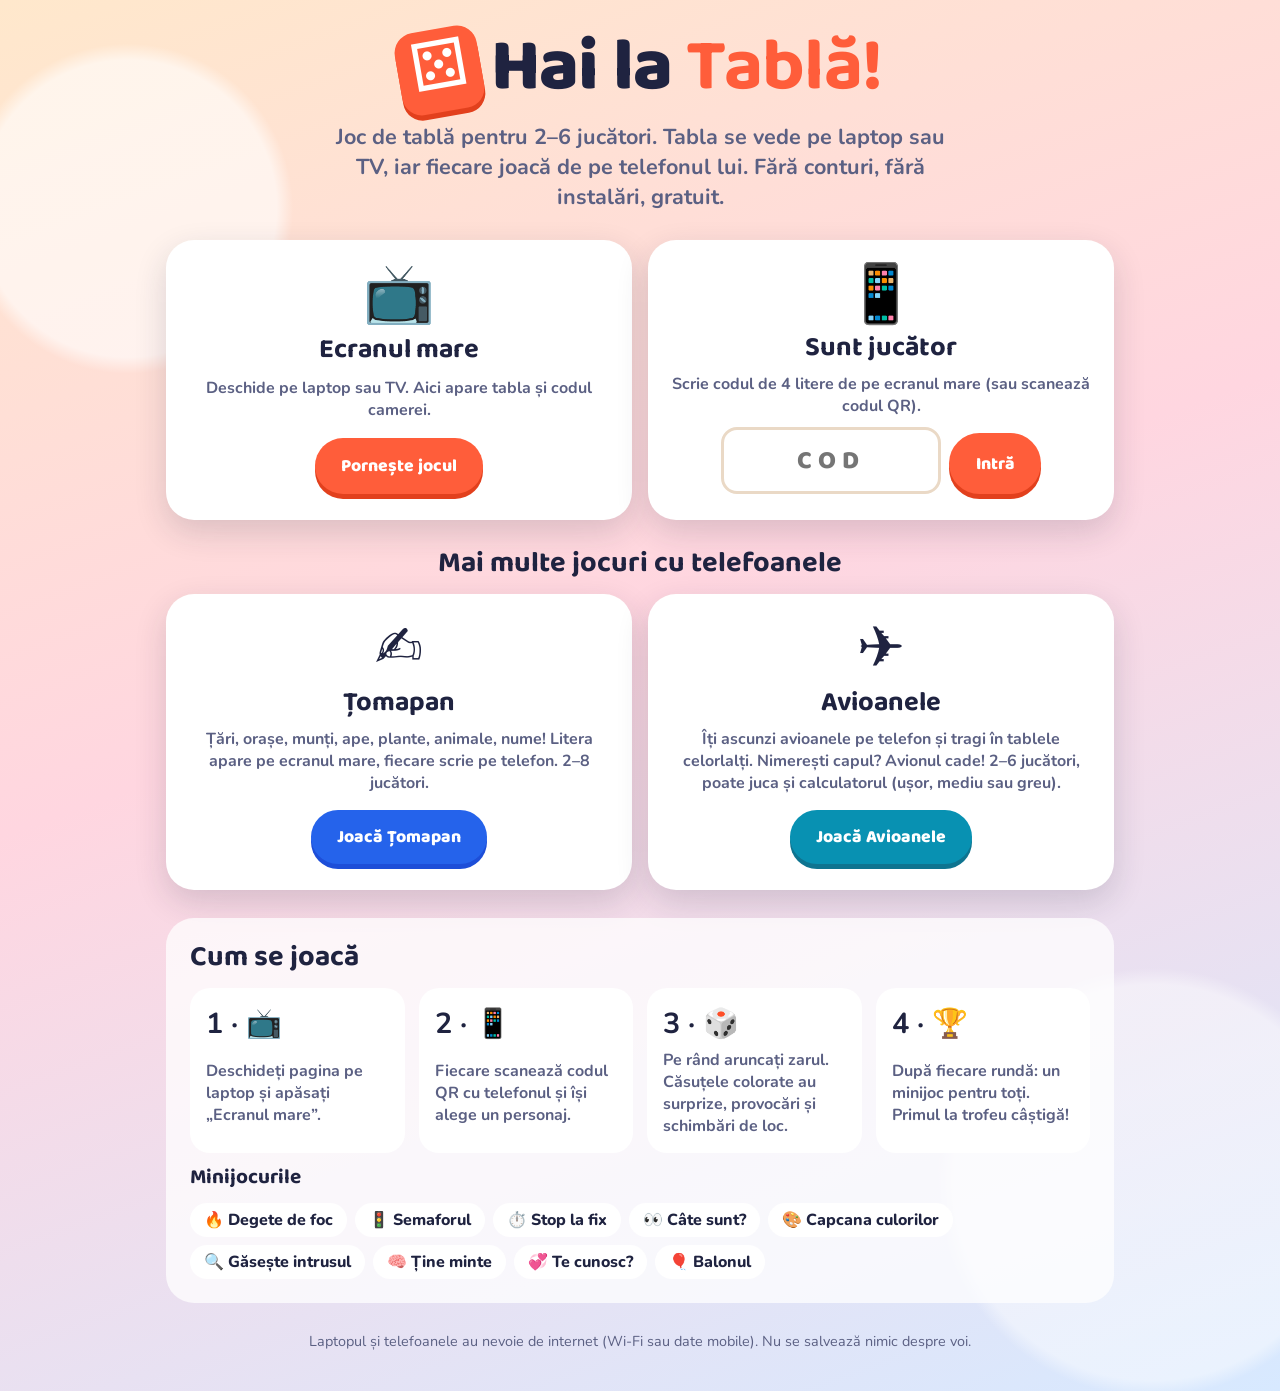
<file: index.html>
<!doctype html>
<html lang="ro">
<head>
  <meta charset="utf-8">
  <meta name="viewport" content="width=device-width, initial-scale=1, viewport-fit=cover">
  <title>Hai la Tablă! – joc de societate cu telefoanele</title>
  <meta name="description" content="Joc de tablă gratuit pentru 2–6 jucători: tabla se vede pe laptop sau TV, iar fiecare folosește telefonul ca telecomandă.">
  <meta name="theme-color" content="#ff5d3a">
  <link rel="manifest" href="manifest.webmanifest">
  <link rel="icon" href="icons/icon-192.png" type="image/png">
  <link rel="apple-touch-icon" href="icons/apple-touch-icon.png">
  <meta name="apple-mobile-web-app-capable" content="yes">
  <meta name="apple-mobile-web-app-title" content="Hai la Tablă">
  <script>
    // linkul din codul QR (?cod=ABCD) duce direct la telecomanda
    if (new URLSearchParams(location.search).get('cod')) location.replace('telefon.html' + location.search);
  </script>
  <link rel="preconnect" href="https://fonts.googleapis.com">
  <link rel="preconnect" href="https://fonts.gstatic.com" crossorigin>
  <link href="https://fonts.googleapis.com/css2?family=Baloo+2:wght@600;800&family=Nunito:wght@400;700;800;900&display=swap" rel="stylesheet">
  <link rel="stylesheet" href="comun.css">
  <style>
    body {
      min-height: 100dvh;
      background:
        radial-gradient(circle at 10% 15%, rgba(255, 255, 255, 0.6) 0 9%, transparent 10%),
        radial-gradient(circle at 90% 85%, rgba(255, 255, 255, 0.45) 0 12%, transparent 13%),
        linear-gradient(160deg, #ffe8cc 0%, #ffd6e0 45%, #d7e9ff 100%);
    }
    main { max-width: 980px; margin: 0 auto; padding: max(28px, env(safe-area-inset-top)) 16px 40px; display: grid; gap: 28px; }
    .erou { text-align: center; display: grid; gap: 10px; justify-items: center; }
    .erou .logo { font-size: clamp(2.6rem, 9vw, 4.6rem); }
    .erou p { font-size: clamp(1.05rem, 3.6vw, 1.35rem); font-weight: 700; color: var(--slab); max-width: 640px; }
    .alegeri { display: grid; grid-template-columns: repeat(auto-fit, minmax(260px, 1fr)); gap: 16px; }
    .alegere {
      background: #fff; border-radius: 28px; padding: 26px 22px; box-shadow: var(--umbra);
      display: grid; gap: 10px; justify-items: center; text-align: center; color: var(--text); text-decoration: none;
    }
    .alegere .mare { font-size: 3.6rem; line-height: 1; }
    .alegere h2 { font-size: 1.7rem; }
    .alegere p { color: var(--slab); font-weight: 700; }
    .alegere .buton { margin-top: 6px; }
    .cod-rand { display: flex; gap: 8px; width: 100%; max-width: 320px; }
    .cod-rand input {
      flex: 1; min-width: 0; font: inherit; font-family: var(--font-titlu); font-weight: 800; font-size: 1.6rem;
      text-transform: uppercase; letter-spacing: 0.25em; text-align: center; padding: 10px; border-radius: 16px;
      border: 3px solid var(--linie); outline: none;
    }
    .cod-rand input:focus { border-color: var(--accent); }
    .cum { background: rgba(255, 255, 255, 0.75); border-radius: 28px; padding: 24px; display: grid; gap: 14px; }
    .cum h2 { font-size: 1.8rem; }
    .pasi { display: grid; grid-template-columns: repeat(auto-fit, minmax(200px, 1fr)); gap: 14px; }
    .pas { background: #fff; border-radius: 20px; padding: 16px; display: grid; gap: 6px; }
    .pas b { font-size: 1.8rem; }
    .pas span { color: var(--slab); font-weight: 700; }
    .minijocuri { display: flex; flex-wrap: wrap; gap: 8px; }
    .minijocuri span { background: #fff; border-radius: 999px; padding: 6px 14px; font-weight: 800; }
    footer { text-align: center; color: var(--slab); font-size: 0.9rem; }
    .alte-jocuri { display: grid; gap: 14px; }
    .alte-jocuri > h2 { font-size: 1.8rem; text-align: center; }
    .alt-joc .buton.principal { background: var(--a); box-shadow: 0 5px 0 var(--ai); }
  </style>
</head>
<body>
  <main>
    <section class="erou">
      <h1 class="logo"><span class="zar-logo">⚄</span>Hai la <b>Tablă!</b></h1>
      <p>Joc de tablă pentru 2–6 jucători. Tabla se vede pe laptop sau TV, iar fiecare joacă de pe telefonul lui. Fără conturi, fără instalări, gratuit.</p>
    </section>

    <section class="alegeri">
      <a class="alegere" href="ecran.html">
        <span class="mare">📺</span>
        <h2>Ecranul mare</h2>
        <p>Deschide pe laptop sau TV. Aici apare tabla și codul camerei.</p>
        <span class="buton principal">Pornește jocul</span>
      </a>
      <form class="alegere" action="telefon.html" method="get">
        <span class="mare">📱</span>
        <h2>Sunt jucător</h2>
        <p>Scrie codul de 4 litere de pe ecranul mare (sau scanează codul QR).</p>
        <div class="cod-rand">
          <input name="cod" maxlength="4" autocapitalize="characters" autocomplete="off" spellcheck="false" placeholder="COD" required aria-label="Codul camerei">
          <button class="buton principal" type="submit">Intră</button>
        </div>
      </form>
    </section>

    <section class="alte-jocuri">
      <h2>Mai multe jocuri cu telefoanele</h2>
      <div class="alegeri">
        <a class="alegere alt-joc" href="tomapan/" style="--a:#2563eb;--ai:#1d4ed8">
          <span class="mare">✍️</span>
          <h2>Țomapan</h2>
          <p>Țări, orașe, munți, ape, plante, animale, nume! Litera apare pe ecranul mare, fiecare scrie pe telefon. 2–8 jucători.</p>
          <span class="buton principal">Joacă Țomapan</span>
        </a>
        <a class="alegere alt-joc" href="avioane/" style="--a:#0891b2;--ai:#0e7490">
          <span class="mare">✈️</span>
          <h2>Avioanele</h2>
          <p>Îți ascunzi avioanele pe telefon și tragi în tablele celorlalți. Nimerești capul? Avionul cade! 2–6 jucători, poate juca și calculatorul (ușor, mediu sau greu).</p>
          <span class="buton principal">Joacă Avioanele</span>
        </a>
      </div>
    </section>

    <section class="cum">
      <h2>Cum se joacă</h2>
      <div class="pasi">
        <div class="pas"><b>1 · 📺</b><span>Deschideți pagina pe laptop și apăsați „Ecranul mare”.</span></div>
        <div class="pas"><b>2 · 📱</b><span>Fiecare scanează codul QR cu telefonul și își alege un personaj.</span></div>
        <div class="pas"><b>3 · 🎲</b><span>Pe rând aruncați zarul. Căsuțele colorate au surprize, provocări și schimbări de loc.</span></div>
        <div class="pas"><b>4 · 🏆</b><span>După fiecare rundă: un minijoc pentru toți. Primul la trofeu câștigă!</span></div>
      </div>
      <h2 style="font-size:1.3rem">Minijocurile</h2>
      <div class="minijocuri">
        <span>🔥 Degete de foc</span><span>🚦 Semaforul</span><span>⏱️ Stop la fix</span><span>👀 Câte sunt?</span>
        <span>🎨 Capcana culorilor</span><span>🔍 Găsește intrusul</span><span>🧠 Ține minte</span><span>💞 Te cunosc?</span><span>🎈 Balonul</span>
      </div>
    </section>

    <footer>Laptopul și telefoanele au nevoie de internet (Wi-Fi sau date mobile). Nu se salvează nimic despre voi.</footer>
  </main>
  <script>
    document.querySelector('input[name="cod"]').addEventListener('input', (e) => {
      e.target.value = e.target.value.toUpperCase().replace(/[^A-Z]/g, '').slice(0, 4);
    });
    if ('serviceWorker' in navigator) navigator.serviceWorker.register('sw.js').catch(() => {});
  </script>
</body>
</html>
</file>
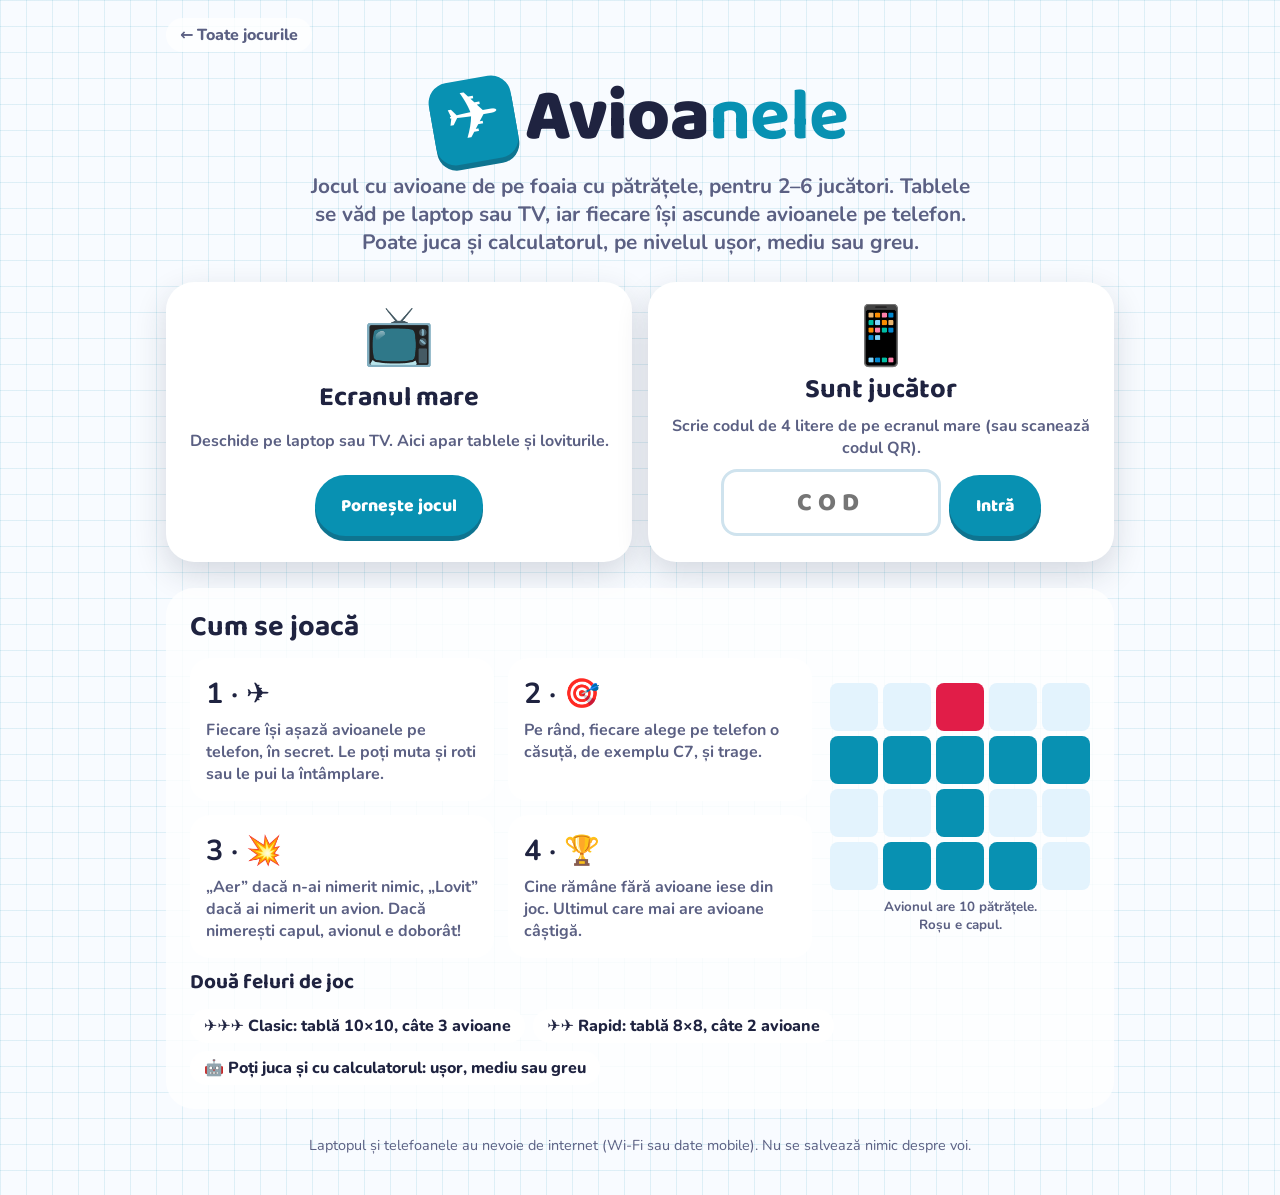
<file: avioane/index.html>
<!doctype html>
<html lang="ro">
<head>
  <meta charset="utf-8">
  <meta name="viewport" content="width=device-width, initial-scale=1, viewport-fit=cover">
  <title>Avioanele – cu telefoanele</title>
  <meta name="description" content="Jocul cu avioane pe tabla cu pătrățele, pentru 2–6 jucători: tablele se văd pe laptop sau TV, fiecare își ascunde avioanele pe telefon.">
  <meta name="theme-color" content="#0891b2">
  <link rel="manifest" href="manifest.webmanifest">
  <link rel="icon" href="icons/icon-192.png" type="image/png">
  <link rel="apple-touch-icon" href="icons/apple-touch-icon.png">
  <meta name="apple-mobile-web-app-capable" content="yes">
  <meta name="apple-mobile-web-app-title" content="Avioanele">
  <script>
    // linkul din codul QR (?cod=ABCD) duce direct la telefon
    if (new URLSearchParams(location.search).get('cod')) location.replace('telefon.html' + location.search);
  </script>
  <link rel="preconnect" href="https://fonts.googleapis.com">
  <link rel="preconnect" href="https://fonts.gstatic.com" crossorigin>
  <link href="https://fonts.googleapis.com/css2?family=Baloo+2:wght@600;800&family=Nunito:wght@400;700;800;900&display=swap" rel="stylesheet">
  <link rel="stylesheet" href="../comun.css">
  <link rel="stylesheet" href="../comun/pagina.css">
  <link rel="stylesheet" href="stil.css">
</head>
<body class="pagina">
  <main>
    <a class="inapoi" href="../">← Toate jocurile</a>
    <section class="erou">
      <h1 class="logo"><span class="zar-logo">✈</span>Avioa<b>nele</b></h1>
      <p>Jocul cu avioane de pe foaia cu pătrățele, pentru 2–6 jucători. Tablele se văd pe laptop sau TV, iar fiecare își ascunde avioanele pe telefon. Poate juca și calculatorul, pe nivelul ușor, mediu sau greu.</p>
    </section>

    <section class="alegeri">
      <a class="alegere" href="ecran.html">
        <span class="mare">📺</span>
        <h2>Ecranul mare</h2>
        <p>Deschide pe laptop sau TV. Aici apar tablele și loviturile.</p>
        <span class="buton principal">Pornește jocul</span>
      </a>
      <form class="alegere" action="telefon.html" method="get">
        <span class="mare">📱</span>
        <h2>Sunt jucător</h2>
        <p>Scrie codul de 4 litere de pe ecranul mare (sau scanează codul QR).</p>
        <div class="cod-rand">
          <input name="cod" maxlength="4" autocapitalize="characters" autocomplete="off" spellcheck="false" placeholder="COD" required aria-label="Codul camerei">
          <button class="buton principal" type="submit">Intră</button>
        </div>
      </form>
    </section>

    <section class="cum">
      <h2>Cum se joacă</h2>
      <div class="cum-cu-avion">
        <div class="pasi">
          <div class="pas"><b>1 · ✈️</b><span>Fiecare își așază avioanele pe telefon, în secret. Le poți muta și roti sau le pui la întâmplare.</span></div>
          <div class="pas"><b>2 · 🎯</b><span>Pe rând, fiecare alege pe telefon o căsuță, de exemplu C7, și trage.</span></div>
          <div class="pas"><b>3 · 💥</b><span>„Aer” dacă n-ai nimerit nimic, „Lovit” dacă ai nimerit un avion. Dacă nimerești capul, avionul e doborât!</span></div>
          <div class="pas"><b>4 · 🏆</b><span>Cine rămâne fără avioane iese din joc. Ultimul care mai are avioane câștigă.</span></div>
        </div>
        <div class="avion-desen">
          <div class="forma-avion mare" id="forma"></div>
          <small>Avionul are 10 pătrățele.<br>Roșu e capul.</small>
        </div>
      </div>
      <h2 class="mic-titlu">Două feluri de joc</h2>
      <div class="etichete">
        <span>✈️✈️✈️ Clasic: tablă 10×10, câte 3 avioane</span><span>✈️✈️ Rapid: tablă 8×8, câte 2 avioane</span><span>🤖 Poți juca și cu calculatorul: ușor, mediu sau greu</span>
      </div>
    </section>

    <footer>Laptopul și telefoanele au nevoie de internet (Wi-Fi sau date mobile). Nu se salvează nimic despre voi.</footer>
  </main>
  <script>
    document.querySelector('input[name="cod"]').addEventListener('input', (e) => {
      e.target.value = e.target.value.toUpperCase().replace(/[^A-Z]/g, '').slice(0, 4);
    });
    // desenul avionului: cap, aripi, corp, coadă
    const forma = ['..C..', 'PPPPP', '..P..', '.PPP.'].join('');
    document.getElementById('forma').innerHTML = [...forma].map((x) => `<i class="${x === 'C' ? 'p cap' : x === 'P' ? 'p' : ''}"></i>`).join('');
    if ('serviceWorker' in navigator) navigator.serviceWorker.register('../sw.js').catch(() => {});
  </script>
</body>
</html>
</file>
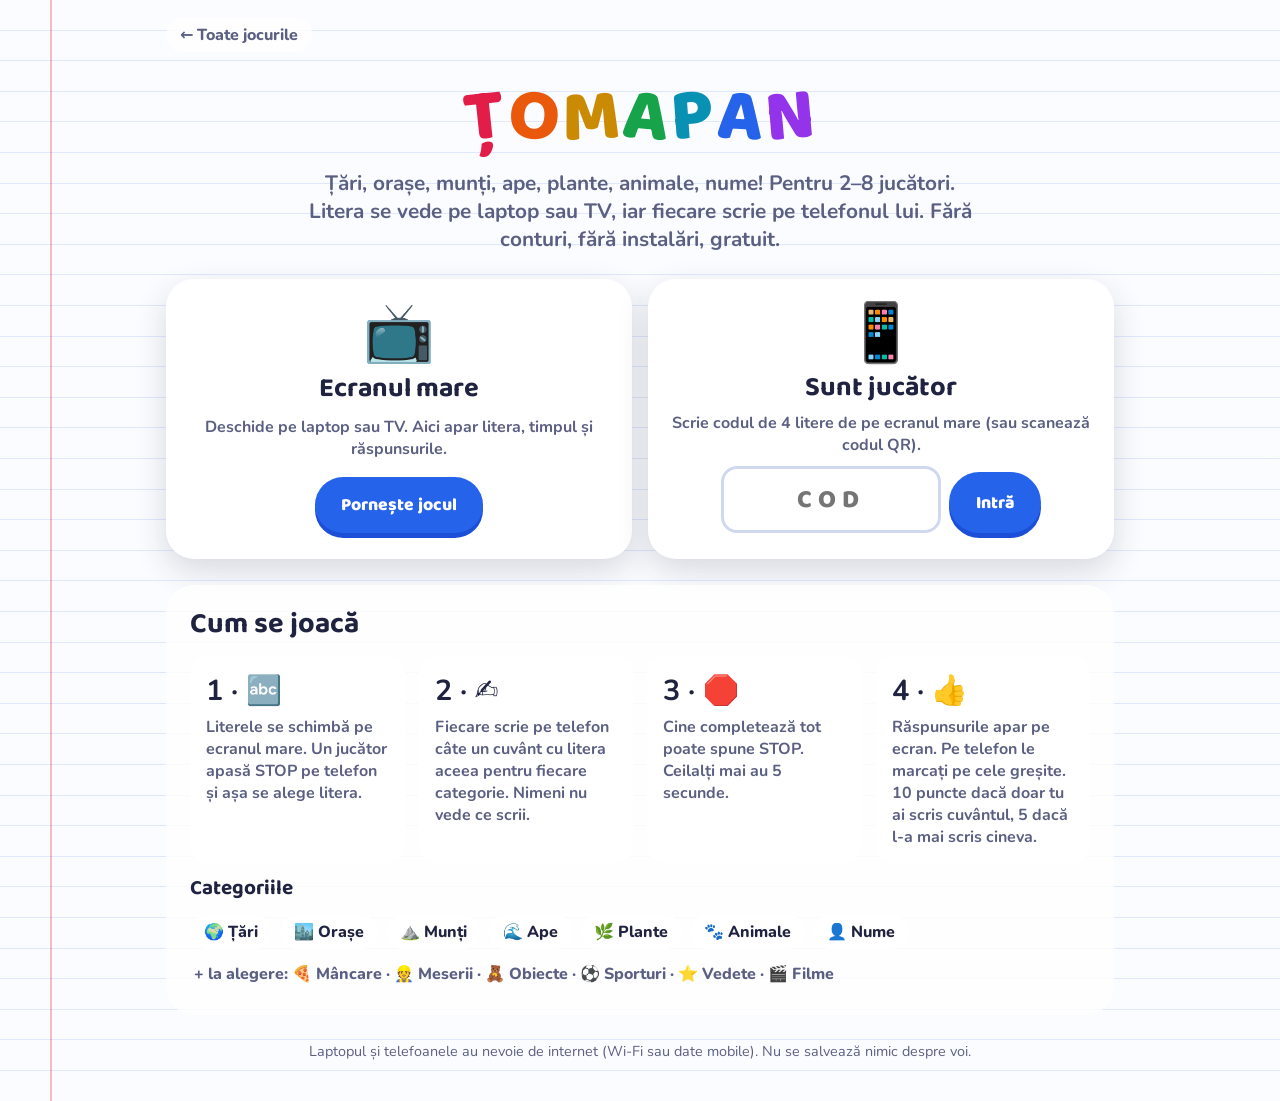
<file: tomapan/index.html>
<!doctype html>
<html lang="ro">
<head>
  <meta charset="utf-8">
  <meta name="viewport" content="width=device-width, initial-scale=1, viewport-fit=cover">
  <title>Țomapan – cu telefoanele</title>
  <meta name="description" content="Țomapan (țări, orașe, munți, ape, plante, animale, nume) pentru 2–8 jucători: litera se vede pe laptop sau TV, fiecare scrie pe telefonul lui.">
  <meta name="theme-color" content="#2563eb">
  <link rel="manifest" href="manifest.webmanifest">
  <link rel="icon" href="icons/icon-192.png" type="image/png">
  <link rel="apple-touch-icon" href="icons/apple-touch-icon.png">
  <meta name="apple-mobile-web-app-capable" content="yes">
  <meta name="apple-mobile-web-app-title" content="Țomapan">
  <script>
    // linkul din codul QR (?cod=ABCD) duce direct la telefon
    if (new URLSearchParams(location.search).get('cod')) location.replace('telefon.html' + location.search);
  </script>
  <link rel="preconnect" href="https://fonts.googleapis.com">
  <link rel="preconnect" href="https://fonts.gstatic.com" crossorigin>
  <link href="https://fonts.googleapis.com/css2?family=Baloo+2:wght@600;800&family=Nunito:wght@400;700;800;900&display=swap" rel="stylesheet">
  <link rel="stylesheet" href="../comun.css">
  <link rel="stylesheet" href="../comun/pagina.css">
  <link rel="stylesheet" href="stil.css">
</head>
<body class="pagina">
  <main>
    <a class="inapoi" href="../">← Toate jocurile</a>
    <section class="erou">
      <h1 class="logo logo-tomapan"><span>Ț</span><span>O</span><span>M</span><span>A</span><span>P</span><span>A</span><span>N</span></h1>
      <p>Țări, orașe, munți, ape, plante, animale, nume! Pentru 2–8 jucători. Litera se vede pe laptop sau TV, iar fiecare scrie pe telefonul lui. Fără conturi, fără instalări, gratuit.</p>
    </section>

    <section class="alegeri">
      <a class="alegere" href="ecran.html">
        <span class="mare">📺</span>
        <h2>Ecranul mare</h2>
        <p>Deschide pe laptop sau TV. Aici apar litera, timpul și răspunsurile.</p>
        <span class="buton principal">Pornește jocul</span>
      </a>
      <form class="alegere" action="telefon.html" method="get">
        <span class="mare">📱</span>
        <h2>Sunt jucător</h2>
        <p>Scrie codul de 4 litere de pe ecranul mare (sau scanează codul QR).</p>
        <div class="cod-rand">
          <input name="cod" maxlength="4" autocapitalize="characters" autocomplete="off" spellcheck="false" placeholder="COD" required aria-label="Codul camerei">
          <button class="buton principal" type="submit">Intră</button>
        </div>
      </form>
    </section>

    <section class="cum">
      <h2>Cum se joacă</h2>
      <div class="pasi">
        <div class="pas"><b>1 · 🔤</b><span>Literele se schimbă pe ecranul mare. Un jucător apasă STOP pe telefon și așa se alege litera.</span></div>
        <div class="pas"><b>2 · ✍️</b><span>Fiecare scrie pe telefon câte un cuvânt cu litera aceea pentru fiecare categorie. Nimeni nu vede ce scrii.</span></div>
        <div class="pas"><b>3 · 🛑</b><span>Cine completează tot poate spune STOP. Ceilalți mai au 5 secunde.</span></div>
        <div class="pas"><b>4 · 👍</b><span>Răspunsurile apar pe ecran. Pe telefon le marcați pe cele greșite. 10 puncte dacă doar tu ai scris cuvântul, 5 dacă l-a mai scris cineva.</span></div>
      </div>
      <h2 class="mic-titlu">Categoriile</h2>
      <div class="etichete">
        <span>🌍 Țări</span><span>🏙️ Orașe</span><span>⛰️ Munți</span><span>🌊 Ape</span><span>🌿 Plante</span><span>🐾 Animale</span><span>👤 Nume</span>
        <span class="extra">+ la alegere: 🍕 Mâncare · 👷 Meserii · 🧸 Obiecte · ⚽ Sporturi · ⭐ Vedete · 🎬 Filme</span>
      </div>
    </section>

    <footer>Laptopul și telefoanele au nevoie de internet (Wi-Fi sau date mobile). Nu se salvează nimic despre voi.</footer>
  </main>
  <script>
    document.querySelector('input[name="cod"]').addEventListener('input', (e) => {
      e.target.value = e.target.value.toUpperCase().replace(/[^A-Z]/g, '').slice(0, 4);
    });
    if ('serviceWorker' in navigator) navigator.serviceWorker.register('../sw.js').catch(() => {});
  </script>
</body>
</html>
</file>
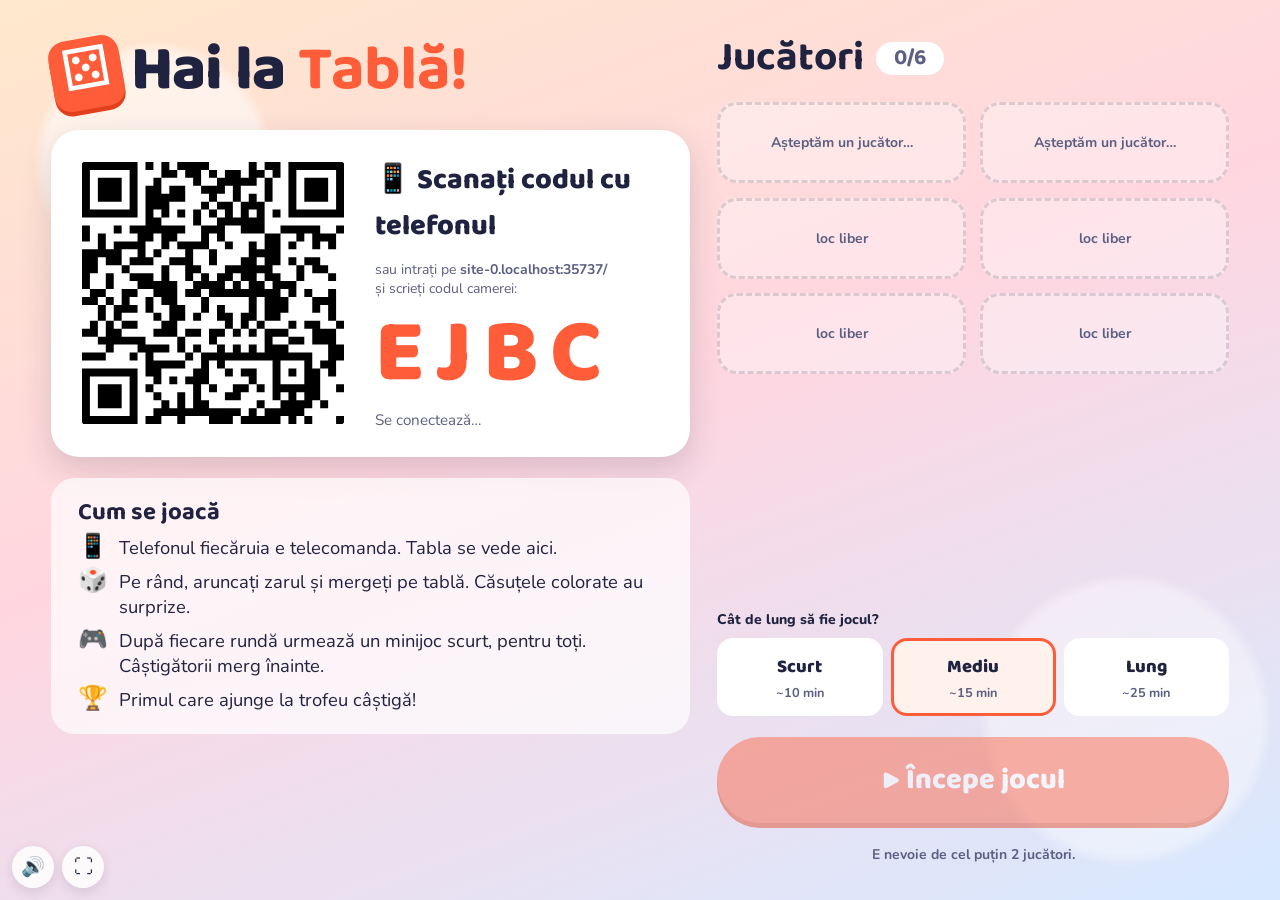
<file: ecran.html>
<!doctype html>
<html lang="ro">
<head>
  <meta charset="utf-8">
  <meta name="viewport" content="width=device-width, initial-scale=1">
  <title>Hai la Tablă! – ecranul mare</title>
  <meta name="description" content="Tabla de joc. Deschide pe laptop sau TV; jucătorii intră de pe telefon.">
  <meta name="theme-color" content="#ff5d3a">
  <link rel="manifest" href="manifest.webmanifest">
  <link rel="icon" href="icons/icon-192.png" type="image/png">
  <link rel="preconnect" href="https://fonts.googleapis.com">
  <link rel="preconnect" href="https://fonts.gstatic.com" crossorigin>
  <link href="https://fonts.googleapis.com/css2?family=Baloo+2:wght@600;800&family=Nunito:wght@400;700;800;900&display=swap" rel="stylesheet">
  <link rel="stylesheet" href="comun.css">
  <link rel="stylesheet" href="ecran.css">
</head>
<body class="ecran">

  <!-- Pornire: joc nou sau continuare -->
  <section id="pornire" class="pornire">
    <div class="pornire-card">
      <h1 class="logo"><span class="zar-logo">⚄</span>Hai la <b>Tablă!</b></h1>
      <div id="pornire-continut"><p class="slab">Se pregătește camera…</p></div>
    </div>
  </section>

  <!-- Camera de asteptare -->
  <section id="lobby" class="lobby" hidden>
    <div class="lobby-st">
      <h1 class="logo logo-mare"><span class="zar-logo">⚄</span>Hai la <b>Tablă!</b></h1>
      <div class="intrare-card">
        <div id="qr" class="qr" aria-label="Cod QR pentru intrare"></div>
        <div class="intrare-text">
          <p class="pas-mare">📱 Scanați codul cu telefonul</p>
          <p class="slab">sau intrați pe <b id="adresa"></b><br>și scrieți codul camerei:</p>
          <div id="cod-mare" class="cod-mare">····</div>
          <p id="stare-retea" class="stare-retea">Se conectează…</p>
        </div>
      </div>
      <div class="cum">
        <h3>Cum se joacă</h3>
        <ul>
          <li><span>📱</span> Telefonul fiecăruia e telecomanda. Tabla se vede aici.</li>
          <li><span>🎲</span> Pe rând, aruncați zarul și mergeți pe tablă. Căsuțele colorate au surprize.</li>
          <li><span>🎮</span> După fiecare rundă urmează un minijoc scurt, pentru toți. Câștigătorii merg înainte.</li>
          <li><span>🏆</span> Primul care ajunge la trofeu câștigă!</li>
        </ul>
      </div>
    </div>
    <div class="lobby-dr">
      <h2>Jucători <span id="nr-jucatori" class="nr-jucatori">0/6</span></h2>
      <div id="lobby-jucatori" class="lobby-jucatori"></div>
      <div class="setari">
        <p class="eticheta">Cât de lung să fie jocul?</p>
        <div id="seg-lungime" class="segment" role="radiogroup" aria-label="Lungimea jocului">
          <button type="button" data-v="30" role="radio">Scurt<small>~10 min</small></button>
          <button type="button" data-v="42" role="radio">Mediu<small>~15 min</small></button>
          <button type="button" data-v="54" role="radio">Lung<small>~25 min</small></button>
        </div>
      </div>
      <button id="buton-start" class="buton principal buton-start" type="button" disabled>▶ Începe jocul</button>
      <p id="nota-start" class="nota-start">E nevoie de cel puțin 2 jucători.</p>
    </div>
  </section>

  <!-- Jocul -->
  <section id="joc" class="joc" hidden>
    <div class="zona-tabla">
      <div id="banner" class="banner"></div>
      <svg id="tabla" class="tabla" xmlns="http://www.w3.org/2000/svg"></svg>
    </div>
    <aside class="lateral">
      <div class="lat-sus">
        <h2 class="logo"><span class="zar-logo">⚄</span>Hai la <b>Tablă!</b></h2>
        <p id="lat-runda" class="lat-runda">Runda 1</p>
      </div>
      <ol id="lista-jucatori" class="lista-jucatori"></ol>
      <div class="legenda">
        <p><span class="leg t-plus">⏩</span> 3 căsuțe înainte</p>
        <p><span class="leg t-minus">🍌</span> 3 căsuțe înapoi</p>
        <p><span class="leg t-cadou">🎁</span> Carte surpriză</p>
        <p><span class="leg t-provocare">🎭</span> Provocare</p>
        <p><span class="leg t-schimb">🔄</span> Schimbă locul</p>
        <p><span class="leg t-zar">🎲</span> Mai arunci o dată</p>
      </div>
      <div class="lat-jos">
        <div id="qr-mic" class="qr-mic"></div>
        <p>Cod cameră<br><b id="cod-mic"></b><br><small>(pentru reconectare)</small></p>
      </div>
    </aside>
  </section>

  <!-- Zarul -->
  <div id="strat-zar" class="strat" hidden>
    <div class="zar-cutie">
      <div class="zar-scena"><div class="zar-inclinat"><div id="zar" class="zar"></div></div></div>
      <p id="zar-text" class="zar-text"></p>
      <button id="zar-buton" class="buton mic" type="button">🎲 Aruncă în locul lui</button>
    </div>
  </div>

  <!-- Anunturi (carti, efecte) -->
  <div id="strat-anunt" class="strat" hidden></div>

  <!-- Minijocuri -->
  <section id="mj" class="mj" hidden>
    <header class="mj-cap">
      <span id="mj-emoji" class="mj-emoji"></span>
      <h2 id="mj-titlu" class="mj-titlu"></h2>
      <div class="mj-timp"><i id="mj-timp"></i></div>
    </header>
    <div id="mj-corp" class="mj-corp"></div>
  </section>

  <!-- Final -->
  <section id="final" class="final" hidden>
    <canvas id="confetti" class="confetti"></canvas>
    <div class="final-continut">
      <h1 id="final-titlu" class="final-titlu"></h1>
      <div id="podium" class="podium"></div>
      <ol id="final-rest" class="final-rest"></ol>
      <div class="final-butoane">
        <button id="buton-din-nou" class="buton principal" type="button">🔁 Încă un joc</button>
        <button id="buton-camera-noua" class="buton" type="button">🏠 Cameră nouă</button>
      </div>
    </div>
  </section>

  <div id="reactii" class="reactii" aria-hidden="true"></div>

  <div class="unelte">
    <button id="buton-sunet" class="unealta" type="button" title="Sunet">🔊</button>
    <button id="buton-ecran" class="unealta" type="button" title="Ecran complet">⛶</button>
  </div>

  <script src="lib/mqtt.min.js"></script>
  <script src="lib/qrcode.js"></script>
  <script src="continut.js"></script>
  <script src="sunet.js"></script>
  <script src="retea.js"></script>
  <script src="ecran.js"></script>
</body>
</html>
</file>
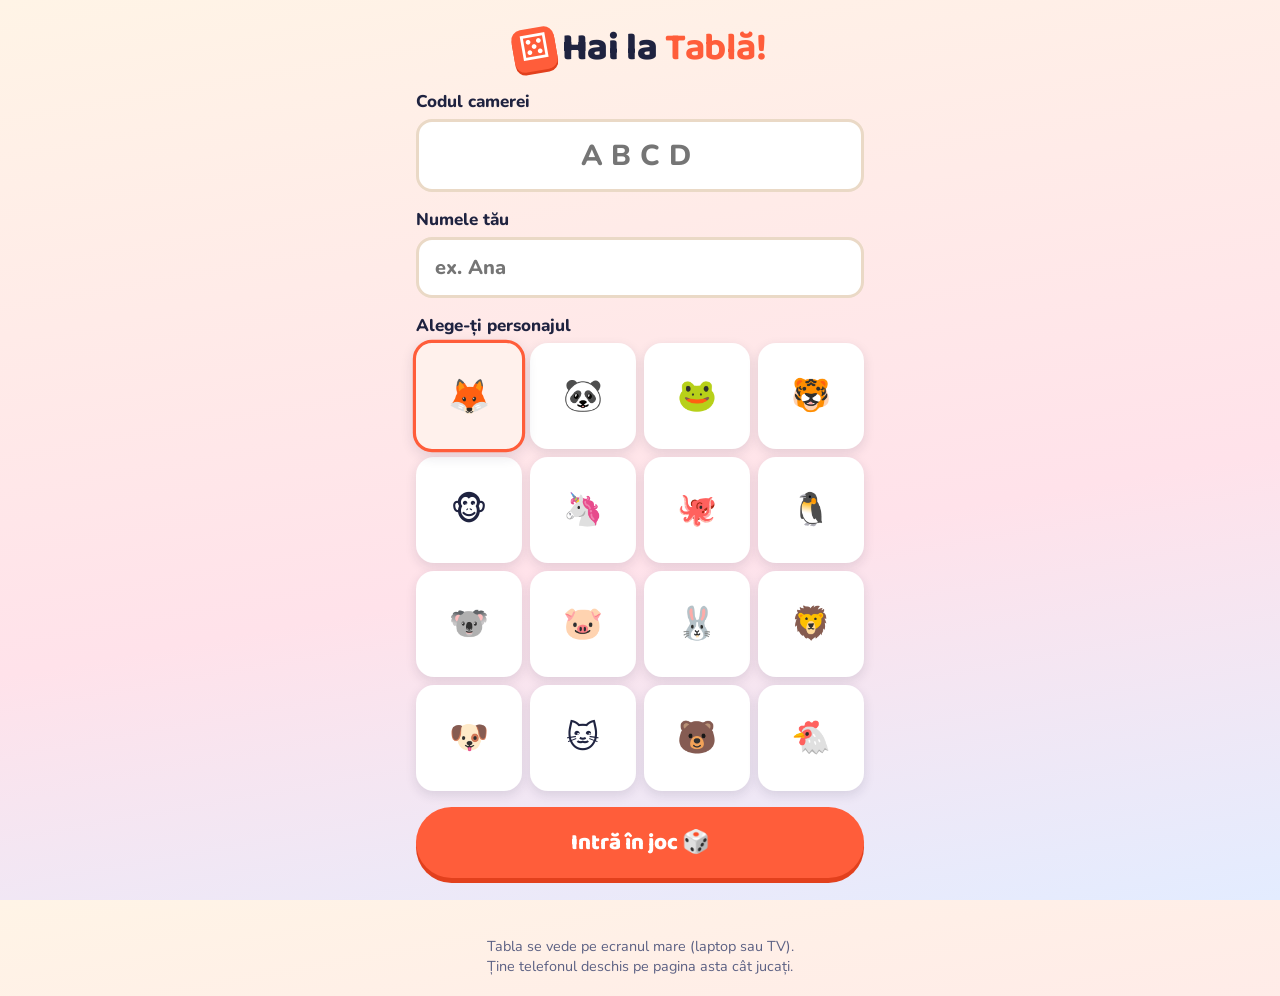
<file: telefon.html>
<!doctype html>
<html lang="ro">
<head>
  <meta charset="utf-8">
  <meta name="viewport" content="width=device-width, initial-scale=1, maximum-scale=1, user-scalable=no, viewport-fit=cover">
  <title>Hai la Tablă! – telecomanda</title>
  <meta name="description" content="Intră în joc cu telefonul. Tabla se vede pe ecranul mare.">
  <meta name="theme-color" content="#ff5d3a">
  <link rel="manifest" href="manifest.webmanifest">
  <link rel="icon" href="icons/icon-192.png" type="image/png">
  <link rel="apple-touch-icon" href="icons/apple-touch-icon.png">
  <meta name="apple-mobile-web-app-capable" content="yes">
  <meta name="apple-mobile-web-app-title" content="Hai la Tablă">
  <link rel="preconnect" href="https://fonts.googleapis.com">
  <link rel="preconnect" href="https://fonts.gstatic.com" crossorigin>
  <link href="https://fonts.googleapis.com/css2?family=Baloo+2:wght@600;800&family=Nunito:wght@400;700;800;900&display=swap" rel="stylesheet">
  <link rel="stylesheet" href="comun.css">
  <link rel="stylesheet" href="telefon.css">
</head>
<body class="telefon">

  <header id="cap" class="cap" hidden>
    <span id="cap-av" class="av-cerc"></span>
    <span id="cap-nume" class="cap-nume"></span>
    <span id="cap-poz" class="cap-poz"></span>
    <span id="cap-stare" class="punct-stare" title="Conexiune"></span>
  </header>

  <main id="intrare" class="intrare">
    <h1 class="logo"><span class="zar-logo">⚄</span>Hai la <b>Tablă!</b></h1>
    <form id="form" class="form" autocomplete="off">
      <label class="camp">
        <span>Codul camerei</span>
        <input id="in-cod" class="in-cod" maxlength="4" autocapitalize="characters" spellcheck="false" placeholder="ABCD" inputmode="text" required>
      </label>
      <label class="camp">
        <span>Numele tău</span>
        <input id="in-nume" maxlength="12" autocapitalize="words" spellcheck="false" placeholder="ex. Ana" required>
      </label>
      <div class="camp">
        <span>Alege-ți personajul</span>
        <div id="avatare" class="avatare" role="radiogroup" aria-label="Personaj"></div>
      </div>
      <button class="buton principal buton-intra" type="submit">Intră în joc 🎲</button>
      <p id="mesaj-intrare" class="mesaj-intrare" role="alert"></p>
    </form>
    <p class="nota-jos">Tabla se vede pe ecranul mare (laptop sau TV).<br>Ține telefonul deschis pe pagina asta cât jucați.</p>
  </main>

  <main id="vedere" class="vedere" hidden></main>

  <div id="banda" class="banda" hidden>📡 Se reconectează…</div>

  <script src="lib/mqtt.min.js"></script>
  <script src="continut.js"></script>
  <script src="retea.js"></script>
  <script src="telefon.js"></script>
</body>
</html>
</file>
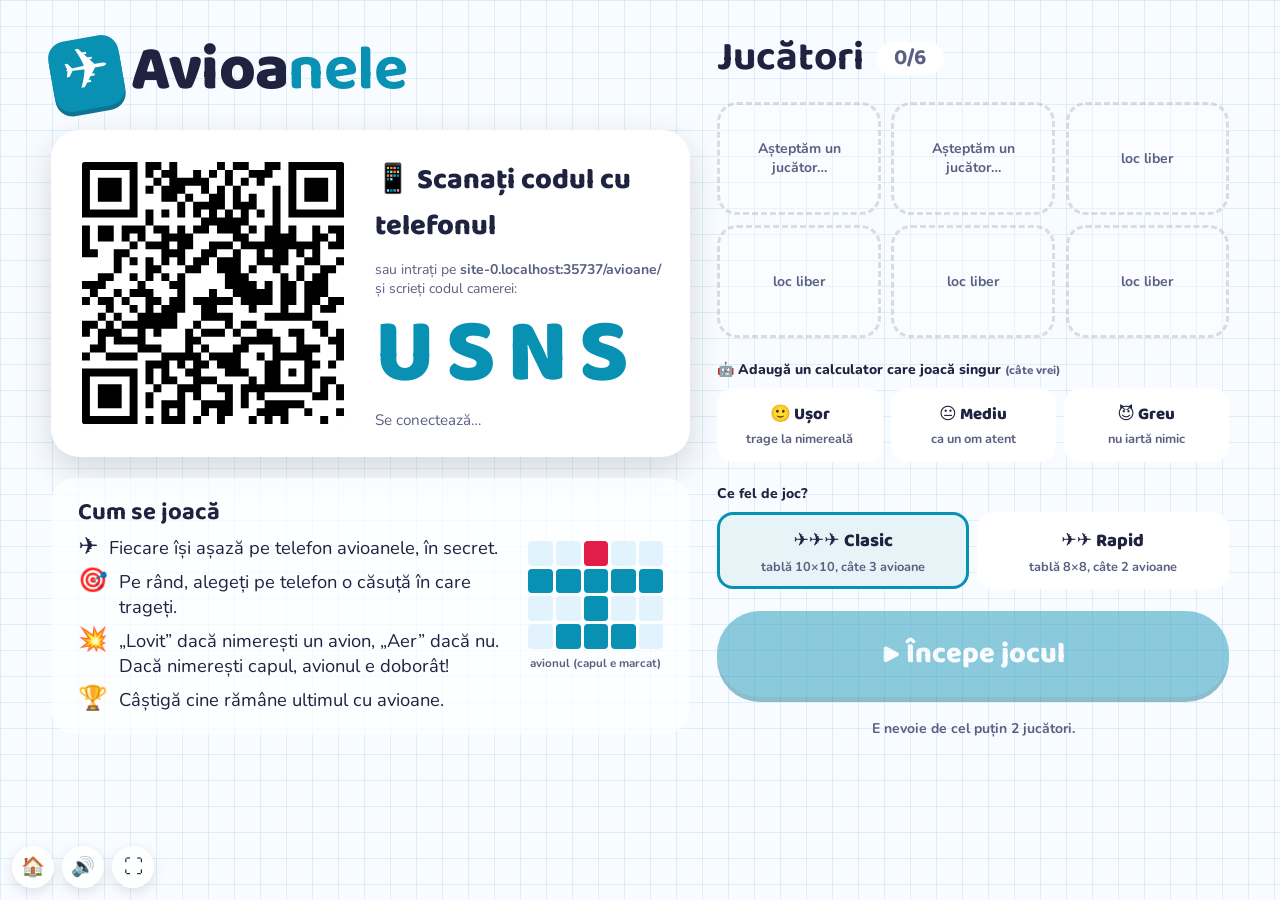
<file: avioane/ecran.html>
<!doctype html>
<html lang="ro">
<head>
  <meta charset="utf-8">
  <meta name="viewport" content="width=device-width, initial-scale=1">
  <title>Avioanele – ecranul mare</title>
  <meta name="description" content="Avioanele cu telefoanele. Deschide pe laptop sau TV; jucătorii intră de pe telefon.">
  <meta name="theme-color" content="#0891b2">
  <link rel="manifest" href="manifest.webmanifest">
  <link rel="icon" href="icons/icon-192.png" type="image/png">
  <link rel="preconnect" href="https://fonts.googleapis.com">
  <link rel="preconnect" href="https://fonts.gstatic.com" crossorigin>
  <link href="https://fonts.googleapis.com/css2?family=Baloo+2:wght@600;800&family=Nunito:wght@400;700;800;900&display=swap" rel="stylesheet">
  <link rel="stylesheet" href="../comun.css">
  <link rel="stylesheet" href="../ecran.css">
  <link rel="stylesheet" href="../comun/jocuri.css">
  <link rel="stylesheet" href="stil.css">
</head>
<body class="ecran">

  <!-- Pornire: joc nou sau continuare -->
  <section id="pornire" class="pornire">
    <div class="pornire-card">
      <h1 class="logo"><span class="zar-logo">✈</span>Avioa<b>nele</b></h1>
      <div id="pornire-continut"><p class="slab">Se pregătește camera…</p></div>
    </div>
  </section>

  <!-- Camera de asteptare -->
  <section id="lobby" class="lobby" hidden>
    <div class="lobby-st">
      <h1 class="logo logo-mare"><span class="zar-logo">✈</span>Avioa<b>nele</b></h1>
      <div class="intrare-card">
        <div class="qr qr-cod" aria-label="Cod QR pentru intrare"></div>
        <div class="intrare-text">
          <p class="pas-mare">📱 Scanați codul cu telefonul</p>
          <p class="slab">sau intrați pe <b id="adresa"></b><br>și scrieți codul camerei:</p>
          <div class="cod-mare cod-text">····</div>
          <p id="stare-retea" class="stare-retea">Se conectează…</p>
        </div>
      </div>
      <div class="cum cum-avioane">
        <div>
          <h3>Cum se joacă</h3>
          <ul>
            <li><span>✈️</span> Fiecare își așază pe telefon avioanele, în secret.</li>
            <li><span>🎯</span> Pe rând, alegeți pe telefon o căsuță în care trageți.</li>
            <li><span>💥</span> „Lovit” dacă nimerești un avion, „Aer” dacă nu. Dacă nimerești capul, avionul e doborât!</li>
            <li><span>🏆</span> Câștigă cine rămâne ultimul cu avioane.</li>
          </ul>
        </div>
        <div class="forma-cutie">
          <div id="forma-lobby" class="forma-avion"></div>
          <small>avionul (capul e marcat)</small>
        </div>
      </div>
    </div>
    <div class="lobby-dr">
      <h2>Jucători <span id="nr-jucatori" class="nr-jucatori">0/6</span></h2>
      <div id="lobby-jucatori" class="lobby-jucatori compact" style="--col:3"></div>
      <div class="adauga-bot">
        <p class="eticheta">🤖 Adaugă un calculator care joacă singur <small class="slab">(câte vrei)</small></p>
        <div id="butoane-bot" class="segment">
          <button type="button" data-nivel="usor">🙂 Ușor<small>trage la nimereală</small></button>
          <button type="button" data-nivel="mediu">😐 Mediu<small>ca un om atent</small></button>
          <button type="button" data-nivel="greu">😈 Greu<small>nu iartă nimic</small></button>
        </div>
      </div>
      <div class="setari">
        <p class="eticheta">Ce fel de joc?</p>
        <div id="seg-mod" class="segment doi" role="radiogroup" aria-label="Felul jocului">
          <button type="button" data-v="clasic" role="radio">✈️✈️✈️ Clasic<small>tablă 10×10, câte 3 avioane</small></button>
          <button type="button" data-v="rapid" role="radio">✈️✈️ Rapid<small>tablă 8×8, câte 2 avioane</small></button>
        </div>
      </div>
      <button id="buton-start" class="buton principal buton-start" type="button" disabled>▶ Începe jocul</button>
      <p id="nota-start" class="nota-start">E nevoie de cel puțin 2 jucători.</p>
    </div>
  </section>

  <!-- Jocul -->
  <section id="joc" class="joc-av" hidden>
    <div id="banner" class="banner"></div>
    <div id="tabele" class="tabele"></div>
    <div class="cod-colt">
      <div class="qr-mic qr-cod"></div>
      <p>Cod cameră<br><b class="cod-text"></b></p>
    </div>
  </section>

  <!-- Anunturi -->
  <div id="strat-anunt" class="strat" hidden></div>

  <!-- Final -->
  <section id="final" class="final" hidden>
    <canvas id="confetti" class="confetti"></canvas>
    <div class="final-continut">
      <h1 id="final-titlu" class="final-titlu"></h1>
      <div id="podium" class="podium"></div>
      <ol id="final-rest" class="final-rest"></ol>
      <div class="final-butoane">
        <button id="buton-tabele" class="buton" type="button">👀 Vezi tablele</button>
        <button id="buton-din-nou" class="buton principal" type="button">🔁 Încă un joc</button>
        <button id="buton-camera-noua" class="buton" type="button">🏠 Cameră nouă</button>
      </div>
    </div>
  </section>

  <div id="reactii" class="reactii" aria-hidden="true"></div>

  <div class="unelte">
    <a class="unealta" href="../" title="Toate jocurile">🏠</a>
    <button id="buton-sunet" class="unealta" type="button" title="Sunet">🔊</button>
    <button id="buton-ecran" class="unealta" type="button" title="Ecran complet">⛶</button>
  </div>

  <script src="../lib/mqtt.min.js"></script>
  <script src="../lib/qrcode.js"></script>
  <script src="../comun/baza.js"></script>
  <script src="../sunet.js"></script>
  <script src="../retea.js" data-canal="avioane/v1/"></script>
  <script src="../comun/gazda.js"></script>
  <script src="avion.js"></script>
  <script src="calculator.js"></script>
  <script src="ecran.js"></script>
</body>
</html>
</file>
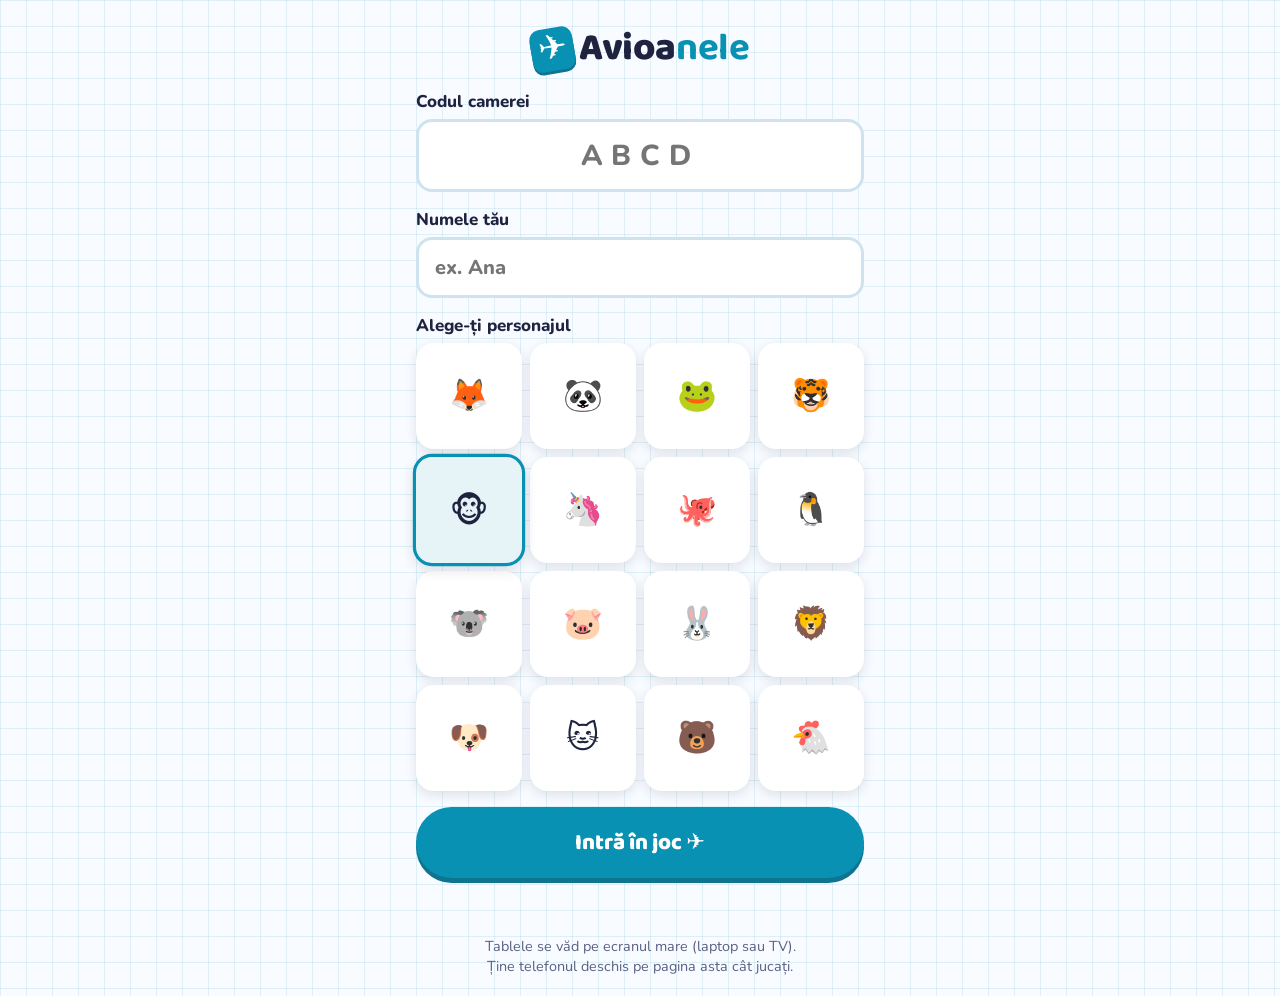
<file: avioane/telefon.html>
<!doctype html>
<html lang="ro">
<head>
  <meta charset="utf-8">
  <meta name="viewport" content="width=device-width, initial-scale=1, maximum-scale=1, user-scalable=no, viewport-fit=cover">
  <title>Avioanele – telefonul</title>
  <meta name="description" content="Intră în Avioanele cu telefonul. Tablele se văd pe ecranul mare.">
  <meta name="theme-color" content="#0891b2">
  <link rel="manifest" href="manifest.webmanifest">
  <link rel="icon" href="icons/icon-192.png" type="image/png">
  <link rel="apple-touch-icon" href="icons/apple-touch-icon.png">
  <meta name="apple-mobile-web-app-capable" content="yes">
  <meta name="apple-mobile-web-app-title" content="Avioanele">
  <link rel="preconnect" href="https://fonts.googleapis.com">
  <link rel="preconnect" href="https://fonts.gstatic.com" crossorigin>
  <link href="https://fonts.googleapis.com/css2?family=Baloo+2:wght@600;800&family=Nunito:wght@400;700;800;900&display=swap" rel="stylesheet">
  <link rel="stylesheet" href="../comun.css">
  <link rel="stylesheet" href="../telefon.css">
  <link rel="stylesheet" href="../comun/jocuri.css">
  <link rel="stylesheet" href="stil.css">
</head>
<body class="telefon" data-emoji="✈️">

  <header id="cap" class="cap" hidden>
    <span id="cap-av" class="av-cerc"></span>
    <span id="cap-nume" class="cap-nume"></span>
    <span id="cap-poz" class="cap-poz"></span>
    <span id="cap-stare" class="punct-stare" title="Conexiune"></span>
  </header>

  <main id="intrare" class="intrare">
    <h1 class="logo"><span class="zar-logo">✈</span>Avioa<b>nele</b></h1>
    <form id="form" class="form" autocomplete="off">
      <label class="camp">
        <span>Codul camerei</span>
        <input id="in-cod" class="in-cod" maxlength="4" autocapitalize="characters" spellcheck="false" placeholder="ABCD" inputmode="text" required>
      </label>
      <label class="camp">
        <span>Numele tău</span>
        <input id="in-nume" maxlength="12" autocapitalize="words" spellcheck="false" placeholder="ex. Ana" required>
      </label>
      <div class="camp">
        <span>Alege-ți personajul</span>
        <div id="avatare" class="avatare" role="radiogroup" aria-label="Personaj"></div>
      </div>
      <button class="buton principal buton-intra" type="submit">Intră în joc ✈️</button>
      <p id="mesaj-intrare" class="mesaj-intrare" role="alert"></p>
    </form>
    <p class="nota-jos">Tablele se văd pe ecranul mare (laptop sau TV).<br>Ține telefonul deschis pe pagina asta cât jucați.</p>
  </main>

  <main id="vedere" class="vedere" hidden></main>

  <div id="banda" class="banda" hidden>📡 Se reconectează…</div>

  <script src="../lib/mqtt.min.js"></script>
  <script src="../comun/baza.js"></script>
  <script src="../retea.js" data-canal="avioane/v1/"></script>
  <script src="../comun/telecomanda.js" data-joc="avioane"></script>
  <script src="avion.js"></script>
  <script src="telefon.js"></script>
</body>
</html>
</file>
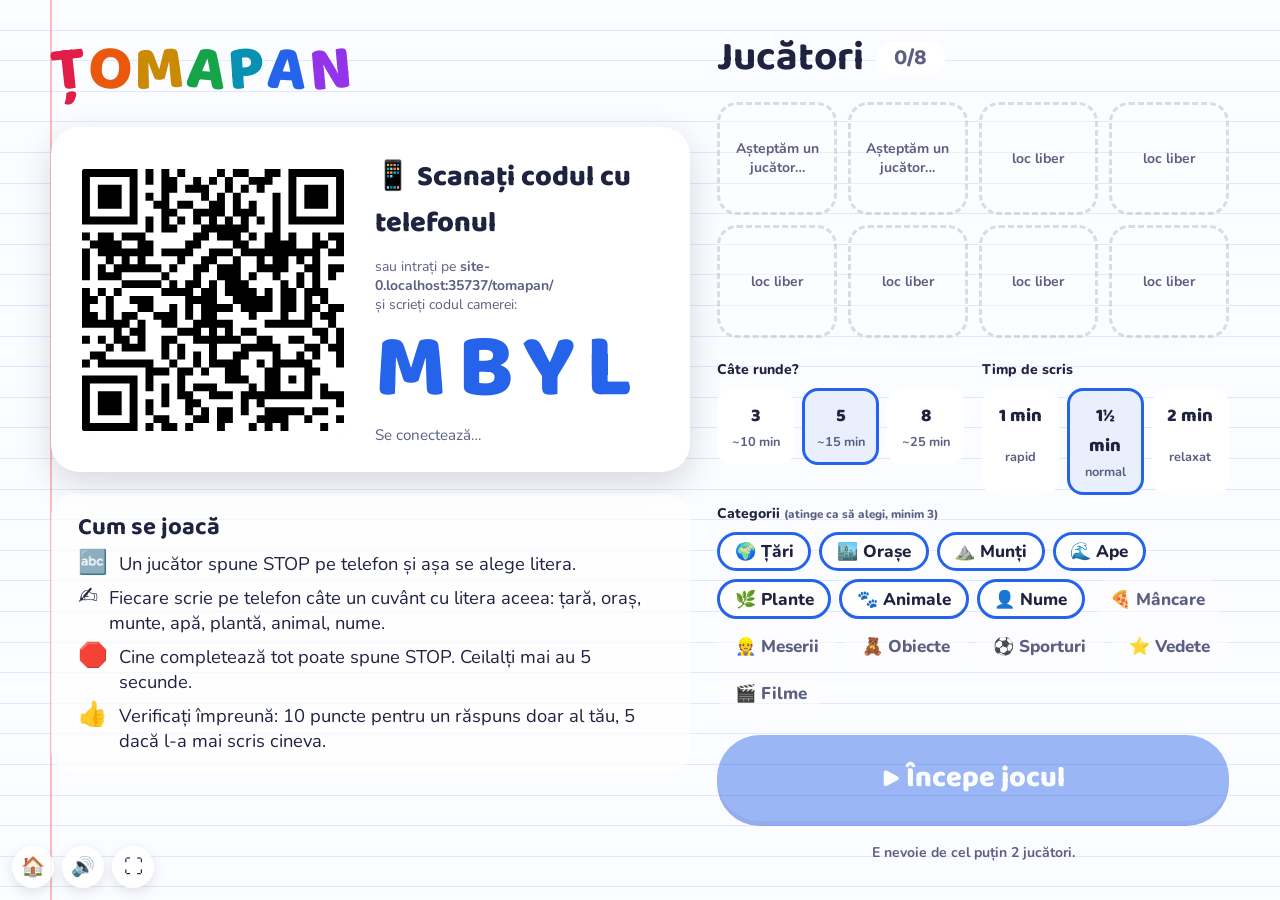
<file: tomapan/ecran.html>
<!doctype html>
<html lang="ro">
<head>
  <meta charset="utf-8">
  <meta name="viewport" content="width=device-width, initial-scale=1">
  <title>Țomapan – ecranul mare</title>
  <meta name="description" content="Țomapan cu telefoanele. Deschide pe laptop sau TV; jucătorii intră de pe telefon.">
  <meta name="theme-color" content="#2563eb">
  <link rel="manifest" href="manifest.webmanifest">
  <link rel="icon" href="icons/icon-192.png" type="image/png">
  <link rel="preconnect" href="https://fonts.googleapis.com">
  <link rel="preconnect" href="https://fonts.gstatic.com" crossorigin>
  <link href="https://fonts.googleapis.com/css2?family=Baloo+2:wght@600;800&family=Nunito:wght@400;700;800;900&display=swap" rel="stylesheet">
  <link rel="stylesheet" href="../comun.css">
  <link rel="stylesheet" href="../ecran.css">
  <link rel="stylesheet" href="../comun/jocuri.css">
  <link rel="stylesheet" href="stil.css">
</head>
<body class="ecran">

  <!-- Pornire: joc nou sau continuare -->
  <section id="pornire" class="pornire">
    <div class="pornire-card">
      <h1 class="logo logo-tomapan"><span>Ț</span><span>O</span><span>M</span><span>A</span><span>P</span><span>A</span><span>N</span></h1>
      <div id="pornire-continut"><p class="slab">Se pregătește camera…</p></div>
    </div>
  </section>

  <!-- Camera de asteptare -->
  <section id="lobby" class="lobby" hidden>
    <div class="lobby-st">
      <h1 class="logo logo-mare logo-tomapan"><span>Ț</span><span>O</span><span>M</span><span>A</span><span>P</span><span>A</span><span>N</span></h1>
      <div class="intrare-card">
        <div class="qr qr-cod" aria-label="Cod QR pentru intrare"></div>
        <div class="intrare-text">
          <p class="pas-mare">📱 Scanați codul cu telefonul</p>
          <p class="slab">sau intrați pe <b id="adresa"></b><br>și scrieți codul camerei:</p>
          <div class="cod-mare cod-text">····</div>
          <p id="stare-retea" class="stare-retea">Se conectează…</p>
        </div>
      </div>
      <div class="cum">
        <h3>Cum se joacă</h3>
        <ul>
          <li><span>🔤</span> Un jucător spune STOP pe telefon și așa se alege litera.</li>
          <li><span>✍️</span> Fiecare scrie pe telefon câte un cuvânt cu litera aceea: țară, oraș, munte, apă, plantă, animal, nume.</li>
          <li><span>🛑</span> Cine completează tot poate spune STOP. Ceilalți mai au 5 secunde.</li>
          <li><span>👍</span> Verificați împreună: 10 puncte pentru un răspuns doar al tău, 5 dacă l-a mai scris cineva.</li>
        </ul>
      </div>
    </div>
    <div class="lobby-dr">
      <h2>Jucători <span id="nr-jucatori" class="nr-jucatori">0/8</span></h2>
      <div id="lobby-jucatori" class="lobby-jucatori compact"></div>
      <div class="setari">
        <div class="setari-rand">
          <div>
            <p class="eticheta">Câte runde?</p>
            <div id="seg-runde" class="segment" role="radiogroup" aria-label="Numărul de runde">
              <button type="button" data-v="3" role="radio">3<small>~10 min</small></button>
              <button type="button" data-v="5" role="radio">5<small>~15 min</small></button>
              <button type="button" data-v="8" role="radio">8<small>~25 min</small></button>
            </div>
          </div>
          <div>
            <p class="eticheta">Timp de scris</p>
            <div id="seg-timp" class="segment" role="radiogroup" aria-label="Timp de scris">
              <button type="button" data-v="60" role="radio">1 min<small>rapid</small></button>
              <button type="button" data-v="90" role="radio">1½ min<small>normal</small></button>
              <button type="button" data-v="120" role="radio">2 min<small>relaxat</small></button>
            </div>
          </div>
        </div>
        <p class="eticheta">Categorii <small class="slab">(atinge ca să alegi, minim 3)</small></p>
        <div id="chips-cat" class="chips"></div>
      </div>
      <button id="buton-start" class="buton principal buton-start" type="button" disabled>▶ Începe jocul</button>
      <p id="nota-start" class="nota-start">E nevoie de cel puțin 2 jucători.</p>
    </div>
  </section>

  <!-- Jocul -->
  <section id="joc" class="joc" hidden>
    <div class="zona-tabla">
      <div id="banner" class="banner"></div>
      <div id="scena" class="scena"></div>
    </div>
    <aside class="lateral">
      <div class="lat-sus">
        <h2 class="logo logo-tomapan"><span>Ț</span><span>O</span><span>M</span><span>A</span><span>P</span><span>A</span><span>N</span></h2>
        <p id="lat-runda" class="lat-runda"></p>
      </div>
      <ol id="lista-jucatori" class="lista-jucatori"></ol>
      <p id="lat-litere" class="lat-litere"></p>
      <div class="lat-jos">
        <div class="qr-mic qr-cod"></div>
        <p>Cod cameră<br><b class="cod-text"></b><br><small>(pentru reconectare)</small></p>
      </div>
    </aside>
  </section>

  <!-- Anunturi -->
  <div id="strat-anunt" class="strat" hidden></div>

  <!-- Final -->
  <section id="final" class="final" hidden>
    <canvas id="confetti" class="confetti"></canvas>
    <div class="final-continut">
      <h1 id="final-titlu" class="final-titlu"></h1>
      <div id="podium" class="podium"></div>
      <ol id="final-rest" class="final-rest"></ol>
      <div class="final-butoane">
        <button id="buton-din-nou" class="buton principal" type="button">🔁 Încă un joc</button>
        <button id="buton-camera-noua" class="buton" type="button">🏠 Cameră nouă</button>
      </div>
    </div>
  </section>

  <div id="reactii" class="reactii" aria-hidden="true"></div>

  <div class="unelte">
    <a class="unealta" href="../" title="Toate jocurile">🏠</a>
    <button id="buton-sunet" class="unealta" type="button" title="Sunet">🔊</button>
    <button id="buton-ecran" class="unealta" type="button" title="Ecran complet">⛶</button>
  </div>

  <script src="../lib/mqtt.min.js"></script>
  <script src="../lib/qrcode.js"></script>
  <script src="../comun/baza.js"></script>
  <script src="../sunet.js"></script>
  <script src="../retea.js" data-canal="tomapan/v1/"></script>
  <script src="../comun/gazda.js"></script>
  <script src="reguli.js"></script>
  <script src="ecran.js"></script>
</body>
</html>
</file>
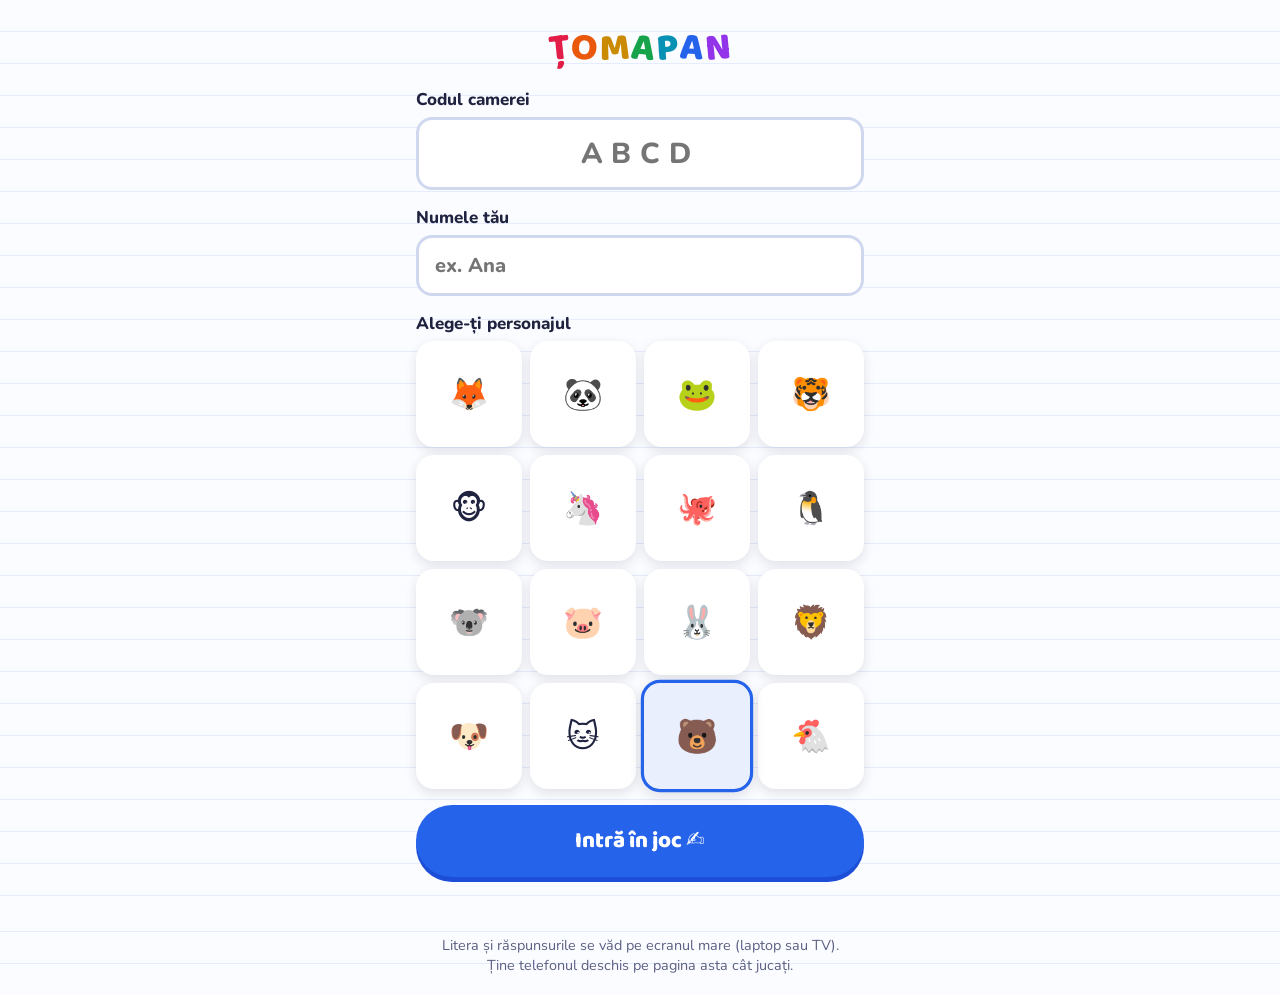
<file: tomapan/telefon.html>
<!doctype html>
<html lang="ro">
<head>
  <meta charset="utf-8">
  <meta name="viewport" content="width=device-width, initial-scale=1, maximum-scale=1, user-scalable=no, viewport-fit=cover">
  <title>Țomapan – telefonul</title>
  <meta name="description" content="Intră în Țomapan cu telefonul. Litera și răspunsurile se văd pe ecranul mare.">
  <meta name="theme-color" content="#2563eb">
  <link rel="manifest" href="manifest.webmanifest">
  <link rel="icon" href="icons/icon-192.png" type="image/png">
  <link rel="apple-touch-icon" href="icons/apple-touch-icon.png">
  <meta name="apple-mobile-web-app-capable" content="yes">
  <meta name="apple-mobile-web-app-title" content="Țomapan">
  <link rel="preconnect" href="https://fonts.googleapis.com">
  <link rel="preconnect" href="https://fonts.gstatic.com" crossorigin>
  <link href="https://fonts.googleapis.com/css2?family=Baloo+2:wght@600;800&family=Nunito:wght@400;700;800;900&display=swap" rel="stylesheet">
  <link rel="stylesheet" href="../comun.css">
  <link rel="stylesheet" href="../telefon.css">
  <link rel="stylesheet" href="../comun/jocuri.css">
  <link rel="stylesheet" href="stil.css">
</head>
<body class="telefon" data-emoji="✍️">

  <header id="cap" class="cap" hidden>
    <span id="cap-av" class="av-cerc"></span>
    <span id="cap-nume" class="cap-nume"></span>
    <span id="cap-poz" class="cap-poz"></span>
    <span id="cap-stare" class="punct-stare" title="Conexiune"></span>
  </header>

  <main id="intrare" class="intrare">
    <h1 class="logo logo-tomapan"><span>Ț</span><span>O</span><span>M</span><span>A</span><span>P</span><span>A</span><span>N</span></h1>
    <form id="form" class="form" autocomplete="off">
      <label class="camp">
        <span>Codul camerei</span>
        <input id="in-cod" class="in-cod" maxlength="4" autocapitalize="characters" spellcheck="false" placeholder="ABCD" inputmode="text" required>
      </label>
      <label class="camp">
        <span>Numele tău</span>
        <input id="in-nume" maxlength="12" autocapitalize="words" spellcheck="false" placeholder="ex. Ana" required>
      </label>
      <div class="camp">
        <span>Alege-ți personajul</span>
        <div id="avatare" class="avatare" role="radiogroup" aria-label="Personaj"></div>
      </div>
      <button class="buton principal buton-intra" type="submit">Intră în joc ✍️</button>
      <p id="mesaj-intrare" class="mesaj-intrare" role="alert"></p>
    </form>
    <p class="nota-jos">Litera și răspunsurile se văd pe ecranul mare (laptop sau TV).<br>Ține telefonul deschis pe pagina asta cât jucați.</p>
  </main>

  <main id="vedere" class="vedere" hidden></main>

  <div id="banda" class="banda" hidden>📡 Se reconectează…</div>

  <script src="../lib/mqtt.min.js"></script>
  <script src="../comun/baza.js"></script>
  <script src="../retea.js" data-canal="tomapan/v1/"></script>
  <script src="../comun/telecomanda.js" data-joc="tomapan"></script>
  <script src="reguli.js"></script>
  <script src="telefon.js"></script>
</body>
</html>
</file>
<file: comun.css>
:root {
  --fundal: #fff4e6;
  --text: #1f2340;
  --slab: #5b6083;
  --alb: #ffffff;
  --accent: #ff5d3a;
  --accent-inchis: #e2401d;
  --galben: #ffbe0b;
  --mov: #6c4cf1;
  --verde: #16a34a;
  --rosu: #e11d48;
  --linie: #ead9c6;
  --umbra: 0 12px 32px rgba(31, 35, 64, 0.16);
  --umbra-mica: 0 4px 12px rgba(31, 35, 64, 0.12);
  --font-titlu: 'Baloo 2', 'Nunito', system-ui, -apple-system, 'Segoe UI', Roboto, sans-serif;
  --font: 'Nunito', system-ui, -apple-system, 'Segoe UI', Roboto, sans-serif;
  color-scheme: light;
}

* { box-sizing: border-box; }
html, body { margin: 0; }
body {
  font-family: var(--font);
  color: var(--text);
  background: var(--fundal);
  -webkit-font-smoothing: antialiased;
}
[hidden] { display: none !important; }
h1, h2, h3 { font-family: var(--font-titlu); line-height: 1.1; margin: 0; }
p { margin: 0; }
button { font: inherit; color: inherit; }

.buton {
  display: inline-flex;
  align-items: center;
  justify-content: center;
  gap: 0.4em;
  border: 0;
  border-radius: 999px;
  padding: 0.75em 1.5em;
  font-family: var(--font-titlu);
  font-weight: 800;
  font-size: 1.1rem;
  background: var(--alb);
  color: var(--text);
  box-shadow: 0 4px 0 rgba(31, 35, 64, 0.18);
  cursor: pointer;
  text-decoration: none;
  transition: transform 0.08s ease, box-shadow 0.08s ease, filter 0.15s ease;
  -webkit-tap-highlight-color: transparent;
  user-select: none;
}
.buton:active { transform: translateY(3px); box-shadow: 0 1px 0 rgba(31, 35, 64, 0.18); }
.buton.principal { background: var(--accent); color: #fff; box-shadow: 0 5px 0 var(--accent-inchis); }
.buton.principal:active { box-shadow: 0 2px 0 var(--accent-inchis); }
.buton:disabled { opacity: 0.45; cursor: not-allowed; transform: none; }
.buton.mic { font-size: 0.95rem; padding: 0.55em 1.1em; }

.logo {
  font-family: var(--font-titlu);
  font-weight: 800;
  letter-spacing: -0.01em;
  color: var(--text);
}
.logo .zar-logo {
  display: inline-grid;
  place-items: center;
  width: 1.25em;
  height: 1.25em;
  border-radius: 0.3em;
  background: var(--accent);
  color: #fff;
  transform: rotate(-10deg);
  margin-right: 0.15em;
  box-shadow: 0 0.08em 0 var(--accent-inchis);
  font-size: 0.9em;
}
.logo b { color: var(--accent); }

.av-cerc {
  --c: #999;
  display: inline-grid;
  place-items: center;
  width: 2.2em;
  height: 2.2em;
  border-radius: 50%;
  background: #fff;
  border: 0.18em solid var(--c);
  font-size: 1em;
  line-height: 1;
  flex: none;
}

@keyframes apare {
  from { transform: scale(0.6); opacity: 0; }
  to { transform: scale(1); opacity: 1; }
}
@keyframes puls {
  0%, 100% { transform: scale(1); }
  50% { transform: scale(1.06); }
}
@keyframes tremura {
  0%, 100% { transform: translateX(0); }
  20% { transform: translateX(-8px); }
  40% { transform: translateX(8px); }
  60% { transform: translateX(-5px); }
  80% { transform: translateX(5px); }
}
</file>
<file: comun/pagina.css>
/* Pagina de început a fiecărui joc (Țomapan, Avioanele) */
body.pagina { min-height: 100dvh; }
.pagina main { max-width: 980px; margin: 0 auto; padding: max(18px, env(safe-area-inset-top)) 16px 40px; display: grid; gap: 26px; }
.pagina .inapoi { justify-self: start; color: var(--slab); font-weight: 800; text-decoration: none; background: rgba(255, 255, 255, 0.8); border-radius: 999px; padding: 6px 14px; }
.pagina .erou { text-align: center; display: grid; gap: 10px; justify-items: center; }
.pagina .erou .logo { font-size: clamp(2.6rem, 9vw, 4.6rem); }
.pagina .erou p { font-size: clamp(1.05rem, 3.6vw, 1.3rem); font-weight: 700; color: var(--slab); max-width: 680px; }
.pagina .alegeri { display: grid; grid-template-columns: repeat(auto-fit, minmax(260px, 1fr)); gap: 16px; }
.pagina .alegere {
  background: #fff; border-radius: 28px; padding: 26px 22px; box-shadow: var(--umbra);
  display: grid; gap: 10px; justify-items: center; text-align: center; color: var(--text); text-decoration: none;
}
.pagina .alegere .mare { font-size: 3.6rem; line-height: 1; }
.pagina .alegere h2 { font-size: 1.7rem; }
.pagina .alegere p { color: var(--slab); font-weight: 700; }
.pagina .alegere .buton { margin-top: 6px; }
.pagina .cod-rand { display: flex; gap: 8px; width: 100%; max-width: 320px; }
.pagina .cod-rand input {
  flex: 1; min-width: 0; font: inherit; font-family: var(--font-titlu); font-weight: 800; font-size: 1.6rem;
  text-transform: uppercase; letter-spacing: 0.25em; text-align: center; padding: 10px; border-radius: 16px;
  border: 3px solid var(--linie); outline: none;
}
.pagina .cod-rand input:focus { border-color: var(--accent); }
.pagina .cum { background: rgba(255, 255, 255, 0.8); border-radius: 28px; padding: 24px; display: grid; gap: 14px; }
.pagina .cum h2 { font-size: 1.8rem; }
.pagina .cum .mic-titlu { font-size: 1.3rem; }
.pagina .pasi { display: grid; grid-template-columns: repeat(auto-fit, minmax(200px, 1fr)); gap: 14px; }
.pagina .pas { background: #fff; border-radius: 20px; padding: 16px; display: grid; gap: 6px; align-content: start; }
.pagina .pas b { font-size: 1.8rem; }
.pagina .pas span { color: var(--slab); font-weight: 700; }
.pagina .etichete { display: flex; flex-wrap: wrap; gap: 8px; }
.pagina .etichete span { background: #fff; border-radius: 999px; padding: 6px 14px; font-weight: 800; }
.pagina .etichete .extra { background: transparent; color: var(--slab); padding-left: 4px; }
.pagina .cum-cu-avion { display: grid; grid-template-columns: 1fr auto; gap: 18px; align-items: center; }
.pagina .avion-desen { display: grid; justify-items: center; gap: 8px; text-align: center; color: var(--slab); font-weight: 700; }
@media (max-width: 640px) {
  .pagina .cum-cu-avion { grid-template-columns: 1fr; }
}
.pagina footer { text-align: center; color: var(--slab); font-size: 0.9rem; }
</file>
<file: avioane/stil.css>
/* ===== Avioanele: caiet de matematică, cer albastru ===== */
:root {
  --accent: #0891b2;
  --accent-inchis: #0e7490;
  --fundal: #f6fbff;
  --linie: #cfe3ee;
  --cer: #e3f3fd;
}

/* foaie cu pătrățele */
body.ecran,
body.pagina,
.final,
body.telefon {
  background-color: #f8fbff;
  background-image:
    linear-gradient(rgba(8, 145, 178, 0.11) 1px, transparent 1px),
    linear-gradient(90deg, rgba(8, 145, 178, 0.11) 1px, transparent 1px);
  background-size: 26px 26px;
}

/* avionul desenat din pătrățele */
.forma-avion { display: grid; grid-template-columns: repeat(5, 1fr); gap: 3px; width: 110px; }
.forma-avion i { aspect-ratio: 1; border-radius: 4px; background: var(--cer); }
.forma-avion i.p { background: var(--accent); }
.forma-avion i.cap { background: var(--rosu); }
.forma-avion.mare { width: min(260px, 30vh); gap: 5px; }
.forma-avion.mare i { border-radius: 8px; }
.cum-avioane { display: grid; grid-template-columns: 1fr auto; gap: 2vw; align-items: center; }
.forma-cutie { display: grid; justify-items: center; gap: 6px; color: var(--slab); font-weight: 700; }
.forma-cutie .forma-avion { width: clamp(90px, 15vh, 150px); }

.adauga-bot { display: grid; gap: 1vh; }
.adauga-bot .segment button { font-size: 1.05rem; }
.ta-nivel { font-size: 0.65em; font-weight: 800; color: var(--slab); background: #fff; border: 2px solid var(--linie); border-radius: 999px; padding: 0.05em 0.6em; white-space: nowrap; }

/* ---------- Ecranul mare: tablele ---------- */
/* jos rămâne o bandă liberă pentru butoane și codul camerei, ca să nu acopere căsuțe */
.joc-av { position: relative; height: 100vh; display: grid; grid-template-rows: 9vh 1fr; padding: 0 2vw 66px; }
.tabele {
  grid-row: 2;
  min-height: 0;
  display: grid;
  grid-template-columns: repeat(var(--col, 2), minmax(0, 1fr));
  grid-template-rows: repeat(var(--rand, 1), minmax(0, 1fr));
  gap: 1.6vh 1.6vw;
}
.tabla-av {
  --c: #888;
  min-height: 0;
  display: grid;
  grid-template-rows: auto minmax(0, 1fr);
  gap: 0.8vh;
  padding: 1vh 1vw 1.2vh;
  border-radius: 24px;
  background: rgba(255, 255, 255, 0.6);
  border: 4px solid transparent;
  transition: border-color 0.25s ease, background 0.25s ease, opacity 0.3s ease, box-shadow 0.25s ease;
}
.tabla-av.trage { background: #fff; border-color: var(--c); box-shadow: var(--umbra-mica); }
.tabla-av.tinta { background: #fff; }
.tabla-av.vizata { border-color: var(--rosu); box-shadow: 0 0 0 6px rgba(225, 29, 72, 0.15); }
.tabla-av.eliminat { opacity: 0.6; }
.tabla-av.offline .ta-nume::after { content: ' · offline'; color: var(--rosu); font-size: 0.7em; }
.ta-cap { display: flex; align-items: center; gap: 10px; font-weight: 900; font-size: clamp(1rem, 2.4vh, 1.6rem); min-width: 0; }
.ta-cap .av-cerc { font-size: 0.9em; }
.ta-nume { overflow: hidden; text-overflow: ellipsis; white-space: nowrap; }
.ta-eticheta { color: var(--c); font-size: 0.8em; white-space: nowrap; }
.ta-avioane { margin-left: auto; display: flex; gap: 2px; font-size: 0.9em; }
.ta-avioane i { font-style: normal; }
.ta-avioane i.jos { filter: grayscale(1); opacity: 0.3; }
.ta-zona { position: relative; container-type: size; min-height: 0; display: grid; place-items: center; }
.grila-av {
  --n1: 11;
  width: min(100cqw, 100cqh);
  height: min(100cqw, 100cqh);
  display: grid;
  gap: 2px;
  font-size: calc(min(100cqw, 100cqh) / var(--n1) * 0.5);
}
.grila-av .eti { display: grid; place-items: center; font-weight: 900; color: var(--slab); font-size: 0.75em; }
.grila-av .cel {
  position: relative;
  display: grid;
  place-items: center;
  border-radius: 14%;
  background: var(--cer);
  line-height: 1;
  font-size: 1.15em;
  transition: background 0.3s ease;
}
.cel.aer::after { content: ''; width: 26%; height: 26%; border-radius: 50%; background: #64748b; }
.cel.lovit { background: #fed7aa; }
.cel.cap { background: #fecdd3; }
.cel.avion { background: color-mix(in srgb, var(--c) 72%, #1f2340); }
.cel.avion-viu { background: color-mix(in srgb, var(--c) 40%, #fff); }
.cel.cap-av::after { content: ''; width: 34%; height: 34%; border-radius: 50%; background: #fff; }
.cel.previz { box-shadow: 0 0 0 0.16em var(--rosu); z-index: 2; }
.cel.vizat { box-shadow: 0 0 0 0.2em var(--rosu); z-index: 2; animation: puls 0.4s ease infinite; background: #fff; }
.cel.boom { animation: boom 0.6s ease; z-index: 3; }
@keyframes boom {
  0% { transform: scale(2.4); filter: brightness(1.6); }
  100% { transform: scale(1); filter: none; }
}
.ta-stare { position: absolute; inset: 0; display: grid; place-items: center; pointer-events: none; }
.ta-stare:empty { display: none; }
.ta-stare span {
  background: #fff;
  border-radius: 999px;
  padding: 0.4em 1.1em;
  font-family: var(--font-titlu);
  font-weight: 800;
  font-size: clamp(1.1rem, 3vh, 2rem);
  box-shadow: var(--umbra);
}
.tabla-av.gata .ta-stare span { background: #dcfce7; }
.ta-mesaj {
  position: absolute;
  left: 50%;
  top: 50%;
  z-index: 5;
  pointer-events: none;
  white-space: nowrap;
  font-family: var(--font-titlu);
  font-weight: 800;
  font-size: clamp(2rem, 8vh, 5rem);
  color: #fff;
  padding: 0.05em 0.6em;
  border-radius: 999px;
  box-shadow: var(--umbra);
  animation: mesaj 1.4s ease forwards;
}
.ta-mesaj.aer { background: #64748b; }
.ta-mesaj.lovit { background: #ea580c; }
.ta-mesaj.cap { background: var(--rosu); }
@keyframes mesaj {
  0% { transform: translate(-50%, -50%) scale(0.4); opacity: 0; }
  15% { transform: translate(-50%, -50%) scale(1.12); opacity: 1; }
  25% { transform: translate(-50%, -50%) scale(1); }
  75% { opacity: 1; }
  100% { transform: translate(-50%, -75%) scale(1); opacity: 0; }
}
.cod-colt {
  position: fixed;
  right: 14px;
  bottom: 12px;
  z-index: 30;
  display: flex;
  align-items: center;
  gap: 8px;
  background: rgba(255, 255, 255, 0.85);
  border-radius: 14px;
  padding: 4px 10px 4px 4px;
  font-size: 0.75rem;
  color: var(--slab);
  box-shadow: var(--umbra-mica);
}
.cod-colt .qr-mic { width: 44px; height: 44px; }
.cod-colt b { font-family: var(--font-titlu); font-size: 1.2rem; color: var(--accent); letter-spacing: 0.08em; }
.buton-sari { right: 190px; }

/* ---------- Telefonul ---------- */
.grila-tel {
  --c: var(--accent);
  display: grid;
  gap: 2px;
  width: 100%;
  max-width: 440px;
  margin: 0 auto;
  flex: none;
  touch-action: manipulation;
}
.grila-tel.tremura { animation: tremura 0.35s ease; }
.grila-tel .eti { display: grid; place-items: center; font-size: 0.68rem; font-weight: 900; color: var(--slab); }
.grila-tel .cel {
  aspect-ratio: 1;
  min-width: 0;
  border: 0;
  padding: 0;
  margin: 0;
  border-radius: 22%;
  background: var(--cer);
  display: grid;
  place-items: center;
  font-size: clamp(0.7rem, 3.4vw, 1.1rem);
  line-height: 1;
  color: inherit;
  cursor: pointer;
}
.grila-tel .cel.p0 { background: var(--c); }
.grila-tel .cel.p1 { background: color-mix(in srgb, var(--c) 62%, #1f2340); }
.grila-tel .cel.p2 { background: color-mix(in srgb, var(--c) 55%, #fff); }
.grila-tel .cel.p3 { background: color-mix(in srgb, var(--c) 35%, #fbbf24); }
.grila-tel .cel.sel { animation: ales 0.9s ease infinite; }
@keyframes ales { 50% { filter: brightness(1.35); transform: scale(0.88); } }
.grila-tel .cel.capul::after { content: ''; width: 38%; height: 38%; border-radius: 50%; background: #fff; }
.grila-tel .cel.jos { background: #64748b; }
.grila-tel .cel.avion { background: color-mix(in srgb, var(--c) 72%, #1f2340); }
.grila-tel .cel.lovit { background: #fed7aa; }
.grila-tel .cel.cap { background: #fecdd3; }
.grila-tel .cel.p0.lovit, .grila-tel .cel.p1.lovit, .grila-tel .cel.p2.lovit, .grila-tel .cel.p3.lovit { box-shadow: inset 0 0 0 3px #ea580c; }
.grila-tel .cel.aer::after { content: ''; width: 28%; height: 28%; border-radius: 50%; background: #64748b; }
.grila-tel .cel.capul.lovit::after, .grila-tel .cel.capul.cap::after { display: none; }
.grila-tel .cel.tintit { background: #fff; box-shadow: 0 0 0 3px var(--rosu); animation: puls 0.6s ease infinite; }
.grila-tel .cel.boom { animation: boom 0.6s ease; }
.butoane-asezare { display: grid; grid-template-columns: 1fr 1fr; gap: 10px; }
.butoane-asezare .buton { font-size: 1rem; padding: 0.7em 0.6em; }
.tinte { display: flex; gap: 8px; overflow-x: auto; padding-bottom: 2px; }
.tinta-b {
  --c: #888;
  flex: 1 0 auto;
  display: grid;
  justify-items: center;
  gap: 2px;
  border: 3px solid transparent;
  background: #fff;
  border-radius: 16px;
  padding: 6px 10px;
  cursor: pointer;
  box-shadow: var(--umbra-mica);
}
.tinta-b span { font-size: 1.4rem; line-height: 1; }
.tinta-b b { font-size: 0.9rem; }
.tinta-b small { font-weight: 800; color: var(--slab); }
.tinta-b.aleasa { border-color: var(--c); background: color-mix(in srgb, var(--c) 10%, #fff); }
.tinta-unica { text-align: center; font-weight: 800; color: var(--slab); }
.ramase { text-align: center; font-weight: 800; color: var(--slab); }
.ramase b { font-family: var(--font-titlu); font-size: 1.3rem; color: var(--text); }
.v-apara .sus h2, .v-trage .sus h2, .v-aseaza .sus h2 { font-size: 1.5rem; }
</file>
<file: tomapan/stil.css>
/* ===== Țomapan: caiet dictando, pix albastru ===== */
:root {
  --accent: #2563eb;
  --accent-inchis: #1d4ed8;
  --fundal: #fbfcff;
  --linie: #cfd8ee;
}

/* foaie de caiet: rânduri albastre + linia roșie de margine */
body.ecran,
body.pagina,
.final {
  background-color: #fbfcff;
  background-image:
    linear-gradient(90deg, transparent calc(4vw - 1px), rgba(239, 68, 68, 0.35) calc(4vw - 1px), rgba(239, 68, 68, 0.35) calc(4vw + 1px), transparent calc(4vw + 1px)),
    repeating-linear-gradient(180deg, transparent 0, transparent calc(3.4vh - 1px), rgba(37, 99, 235, 0.13) calc(3.4vh - 1px), rgba(37, 99, 235, 0.13) 3.4vh);
}
body.telefon {
  background-color: #fbfcff;
  background-image: repeating-linear-gradient(180deg, transparent 0, transparent 31px, rgba(37, 99, 235, 0.1) 31px, rgba(37, 99, 235, 0.1) 32px);
}

/* logo: fiecare literă e inițiala unei categorii */
.logo-tomapan { display: flex; justify-content: center; gap: 0.02em; letter-spacing: 0.01em; }
.logo-tomapan span { display: inline-block; }
.logo-tomapan span:nth-child(1) { color: #e11d48; transform: rotate(-6deg); }
.logo-tomapan span:nth-child(2) { color: #ea580c; transform: rotate(4deg); }
.logo-tomapan span:nth-child(3) { color: #ca8a04; transform: rotate(-3deg); }
.logo-tomapan span:nth-child(4) { color: #16a34a; transform: rotate(5deg); }
.logo-tomapan span:nth-child(5) { color: #0891b2; transform: rotate(-4deg); }
.logo-tomapan span:nth-child(6) { color: #2563eb; transform: rotate(3deg); }
.logo-tomapan span:nth-child(7) { color: #9333ea; transform: rotate(-5deg); }
.lobby-st .logo-tomapan, .lat-sus .logo-tomapan { justify-content: flex-start; }

/* ---------- Ecranul mare: scenele jocului ---------- */
.scena { position: absolute; inset: 9vh 2.5vw 3vh; display: grid; place-items: center; }
.lat-litere { font-weight: 700; color: var(--slab); font-size: 0.95rem; }
.lat-litere b { font-family: var(--font-titlu); color: var(--accent); font-size: 1.15rem; margin: 0 1px; }

/* litera */
.sc-litera { display: grid; justify-items: center; gap: 3vh; text-align: center; }
.sc-titlu { font-family: var(--font-titlu); font-weight: 800; font-size: clamp(1.6rem, 4vh, 2.6rem); color: var(--slab); }
.litera-mare {
  width: 34vh;
  height: 34vh;
  display: grid;
  place-items: center;
  background: #fff;
  border-radius: 6vh;
  border: 1vh solid var(--accent);
  box-shadow: 0 1.6vh 0 var(--accent-inchis), var(--umbra);
  font-family: var(--font-titlu);
  font-weight: 800;
  font-size: 24vh;
  line-height: 1;
  padding-top: 2.5vh;
  color: var(--accent);
}
.litera-mare.aleasa { background: var(--accent); color: #fff; animation: apare 0.5s cubic-bezier(.34, 1.56, .64, 1), puls 1.2s ease 0.5s infinite; }
.sc-sub { font-size: clamp(1.4rem, 3.6vh, 2.4rem); font-weight: 800; }
.sc-sub b { color: var(--accent); }
.alfabet { display: flex; gap: 0.5vw; flex-wrap: wrap; justify-content: center; max-width: 80vw; }
.alfabet span {
  width: 2.2em;
  height: 2.2em;
  display: grid;
  place-items: center;
  border-radius: 0.5em;
  background: #fff;
  font-family: var(--font-titlu);
  font-weight: 800;
  font-size: clamp(1rem, 2.6vh, 1.6rem);
  box-shadow: var(--umbra-mica);
  transition: transform 0.08s ease;
}
.alfabet span.folosita { opacity: 0.3; text-decoration: line-through; }
.alfabet span.aprinsa { background: var(--accent); color: #fff; transform: scale(1.18); }

/* scrisul */
.sc-scris { position: relative; width: 100%; height: 100%; display: grid; grid-template-columns: auto 1fr; gap: 4vw; align-items: center; }
.sc-st { display: grid; justify-items: center; gap: 3vh; }
.litera-mare.mica { width: 26vh; height: 26vh; font-size: 18vh; border-radius: 5vh; padding-top: 2vh; }
.ceas-mare { font-family: var(--font-titlu); font-weight: 800; font-size: clamp(3rem, 11vh, 7rem); line-height: 1; font-variant-numeric: tabular-nums; }
.ceas-mare.urgent { color: var(--rosu); animation: puls 0.5s ease infinite; }
.sc-dr { display: grid; gap: 2.2vh; align-content: center; }
.sc-dr h2 { font-size: clamp(1.6rem, 4vh, 2.8rem); }
.sc-dr h2 b { color: var(--accent); }
.cat-lista { display: flex; flex-wrap: wrap; gap: 10px; }
.cat-lista span { background: #fff; border-radius: 999px; padding: 0.3em 0.9em; font-weight: 900; font-size: clamp(1.1rem, 2.8vh, 1.8rem); box-shadow: var(--umbra-mica); }
.sc-nota { font-weight: 700; color: var(--slab); font-size: clamp(1rem, 2.2vh, 1.4rem); }
.progrese { display: grid; grid-template-columns: repeat(2, 1fr); gap: 1.4vh 1.6vw; }
.progres-j { display: flex; align-items: center; gap: 12px; background: #fff; border-radius: 18px; padding: 1vh 14px; box-shadow: var(--umbra-mica); min-width: 0; }
.progres-j .av-cerc { font-size: clamp(1.1rem, 2.6vh, 1.6rem); }
.pj-nume { font-weight: 900; font-size: clamp(1rem, 2.4vh, 1.5rem); flex: 1; min-width: 0; overflow: hidden; text-overflow: ellipsis; white-space: nowrap; }
.pj-bile { display: flex; gap: 6px; flex: none; }
.pj-bile i { width: max(10px, 1.6vh); height: max(10px, 1.6vh); border-radius: 50%; background: #e2e8f0; transition: background 0.2s ease, transform 0.2s ease; }
.pj-bile i.on { background: var(--c); transform: scale(1.15); }
.stop-banner {
  position: absolute;
  left: 50%;
  top: -1vh;
  transform: translateX(-50%);
  z-index: 3;
  background: var(--rosu);
  color: #fff;
  font-family: var(--font-titlu);
  font-weight: 800;
  font-size: clamp(1.4rem, 3.8vh, 2.6rem);
  padding: 0.4em 1.2em;
  border-radius: 999px;
  box-shadow: var(--umbra);
  white-space: nowrap;
  animation: apare 0.4s cubic-bezier(.34, 1.56, .64, 1);
}
.stop-banner .nj { color: #fff !important; }

/* verificarea */
.sc-verif { width: 100%; display: grid; gap: 2vh; align-content: center; }
.sv-cap { display: flex; align-items: center; gap: 1.4vw; }
.sv-emoji { font-size: clamp(2.6rem, 7vh, 4.6rem); line-height: 1; }
.sv-cap h2 { font-size: clamp(2rem, 5.6vh, 3.8rem); }
.sv-litera { color: var(--accent); }
.sv-nr { margin-left: auto; background: #fff; border-radius: 999px; padding: 0.3em 1em; font-weight: 900; color: var(--slab); font-size: 1.2rem; box-shadow: var(--umbra-mica); }
.sv-timp { height: 10px; background: rgba(31, 35, 64, 0.08); border-radius: 99px; overflow: hidden; }
.sv-timp i { display: block; height: 100%; background: var(--accent); transform-origin: left; transform: scaleX(0); }
.sv-timp i.merge { animation: scade linear forwards; }
.carduri { display: grid; grid-template-columns: repeat(4, minmax(0, 1fr)); gap: 1.6vh 1.2vw; }
.carduri.n2 { grid-template-columns: repeat(2, minmax(0, 460px)); justify-content: center; }
.carduri.n3, .carduri.n5, .carduri.n6 { grid-template-columns: repeat(3, minmax(0, 1fr)); }
.rasp-card {
  background: #fff;
  border-radius: 22px;
  padding: 1.6vh 1.2vw;
  box-shadow: var(--umbra-mica);
  border: 4px solid transparent;
  display: grid;
  gap: 0.8vh;
  min-width: 0;
  transition: border-color 0.25s ease, opacity 0.25s ease, background 0.25s ease;
  animation: apare 0.35s cubic-bezier(.34, 1.56, .64, 1) backwards;
}
.rasp-card[data-g] { cursor: pointer; }
.carduri .rasp-card:nth-child(2) { animation-delay: 0.06s; }
.carduri .rasp-card:nth-child(3) { animation-delay: 0.12s; }
.carduri .rasp-card:nth-child(4) { animation-delay: 0.18s; }
.carduri .rasp-card:nth-child(5) { animation-delay: 0.24s; }
.carduri .rasp-card:nth-child(6) { animation-delay: 0.3s; }
.carduri .rasp-card:nth-child(7) { animation-delay: 0.36s; }
.carduri .rasp-card:nth-child(8) { animation-delay: 0.42s; }
.rc-cine { display: flex; align-items: center; gap: 8px; font-weight: 900; font-size: clamp(0.95rem, 2.1vh, 1.3rem); color: var(--slab); min-width: 0; }
.rc-cine span:last-child { overflow: hidden; text-overflow: ellipsis; white-space: nowrap; }
.rc-cine .av-cerc { font-size: 0.9em; }
.rc-text { font-family: var(--font-titlu); font-weight: 800; font-size: clamp(1.5rem, 4.2vh, 2.8rem); line-height: 1.1; overflow-wrap: anywhere; min-height: 1.1em; }
.rc-jos { display: flex; align-items: center; justify-content: space-between; gap: 8px; min-height: 1.7em; }
.rc-stare { font-weight: 800; color: var(--slab); font-size: clamp(0.9rem, 2vh, 1.2rem); }
.rc-puncte { font-family: var(--font-titlu); font-weight: 800; font-size: clamp(1.6rem, 4vh, 2.6rem); line-height: 1; }
.rasp-card.gol .rc-text, .rasp-card.gresit .rc-text { color: #94a3b8; }
.rasp-card.gresit .rc-text { text-decoration: line-through; text-decoration-color: var(--rosu); }
.rasp-card.dublu { border-color: #fde68a; }
.rasp-card.contestat { border-color: var(--rosu); background: #fff1f2; }
.rasp-card.castiga { border-color: #86efac; }
.rasp-card.castiga .rc-puncte { color: var(--verde); animation: apare 0.4s cubic-bezier(.34, 1.56, .64, 1); }
.rasp-card.pierde { opacity: 0.6; }
.rasp-card.pierde .rc-puncte { color: #94a3b8; }
.sv-nota { text-align: center; font-weight: 800; color: var(--slab); font-size: clamp(1rem, 2.4vh, 1.5rem); min-height: 1.5em; }
.sv-nota small { font-weight: 700; font-size: 0.8em; }

/* clasamentul după rundă */
.sc-rezumat { width: min(920px, 92%); display: grid; gap: 1.6vh; }
.sc-rezumat h2 { text-align: center; font-size: clamp(2rem, 5.6vh, 3.6rem); }
.sc-rezumat ol { list-style: none; margin: 0; padding: 0; display: grid; gap: 1.1vh; }
.sc-rezumat li {
  display: grid;
  grid-template-columns: 2.6em auto 1fr auto 3.6em;
  gap: 16px;
  align-items: center;
  background: #fff;
  border-radius: 20px;
  padding: 1vh 22px;
  box-shadow: var(--umbra-mica);
  font-size: clamp(1.1rem, 2.8vh, 1.8rem);
  animation: apare 0.4s cubic-bezier(.34, 1.56, .64, 1) backwards;
}
.rz-loc { font-size: 1.3em; text-align: center; }
.rz-nume { font-weight: 900; overflow: hidden; text-overflow: ellipsis; white-space: nowrap; }
.rz-runda { color: var(--verde); font-weight: 900; }
.rz-total { font-family: var(--font-titlu); font-weight: 800; font-size: 1.4em; text-align: right; }
.rz-legenda { display: flex; justify-content: flex-end; gap: 2.6em; color: var(--slab); font-weight: 700; padding-right: 22px; font-size: 0.95rem; }

/* ---------- Telefonul ---------- */
.scrie-cap { display: flex; align-items: center; gap: 12px; }
.litera-tel {
  width: 62px;
  height: 62px;
  flex: none;
  display: grid;
  place-items: center;
  background: var(--accent);
  color: #fff;
  border-radius: 18px;
  font-family: var(--font-titlu);
  font-weight: 800;
  font-size: 2.6rem;
  line-height: 1;
  padding-top: 6px;
  box-shadow: 0 5px 0 var(--accent-inchis);
}
.scrie-info { display: grid; flex: 1; min-width: 0; }
.scrie-info b { font-family: var(--font-titlu); font-size: 1.35rem; line-height: 1.1; }
.scrie-info small { color: var(--slab); font-weight: 700; }
.timp-text { font-family: var(--font-titlu); font-weight: 800; font-size: 1.9rem; font-variant-numeric: tabular-nums; }
.timp-text.urgent { color: var(--rosu); animation: puls 0.5s ease infinite; }
.stop-tel { background: var(--rosu); color: #fff; font-weight: 900; text-align: center; border-radius: 16px; padding: 10px 12px; animation: apare 0.3s ease; }
.campuri { display: grid; gap: 10px; }
.camp-cat { display: grid; gap: 2px; background: #fff; border-radius: 18px; padding: 10px 14px; box-shadow: var(--umbra-mica); border: 3px solid transparent; }
.camp-cat.bun { border-color: #bbf7d0; }
.cc-cap { display: flex; align-items: center; gap: 8px; font-weight: 900; font-size: 1rem; }
.cc-e { font-size: 1.3rem; }
.cc-semn { margin-left: auto; font-size: 0.9rem; font-weight: 800; }
.cc-semn.ok { color: var(--verde); font-size: 1.25rem; }
.cc-semn.rau { color: var(--rosu); }
.camp-cat input {
  font: inherit;
  font-size: 1.3rem;
  font-weight: 800;
  border: 0;
  border-bottom: 2px solid var(--linie);
  border-radius: 0;
  padding: 6px 2px;
  outline: none;
  background: transparent;
  color: var(--text);
  width: 100%;
}
.camp-cat input:focus { border-bottom-color: var(--accent); }
.buton-stop { width: 100%; background: var(--rosu); color: #fff; box-shadow: 0 6px 0 #9f1239; flex: none; }
.buton-stop:active { box-shadow: 0 2px 0 #9f1239; }
.buton-stop:disabled { background: #cbd5e1; box-shadow: 0 6px 0 #94a3b8; opacity: 1; }
.buton-stop-litera {
  width: min(70vw, 280px);
  aspect-ratio: 1;
  border-radius: 50%;
  border: 0;
  background: radial-gradient(circle at 35% 30%, rgba(255, 255, 255, 0.35), transparent 45%), var(--rosu);
  color: #fff;
  box-shadow: 0 12px 0 #9f1239;
  font-family: var(--font-titlu);
  cursor: pointer;
  animation: puls 1.1s ease infinite;
  touch-action: none;
}
.buton-stop-litera b { font-size: 4.2rem; }
.buton-stop-litera.apasat { animation: none; transform: translateY(8px); box-shadow: 0 4px 0 #9f1239; opacity: 0.85; }

.lista-voturi { display: grid; gap: 10px; }
.vot-b {
  display: grid;
  grid-template-columns: 1fr auto auto;
  align-items: center;
  gap: 10px;
  border: 3px solid transparent;
  background: #fff;
  border-radius: 18px;
  padding: 14px;
  text-align: left;
  cursor: pointer;
  box-shadow: 0 4px 0 rgba(31, 35, 64, 0.12);
  touch-action: manipulation;
}
.vot-b:active { transform: translateY(2px); }
.vb-text { font-family: var(--font-titlu); font-weight: 800; font-size: 1.4rem; line-height: 1.1; overflow-wrap: anywhere; }
.vb-cine { font-size: 1.1rem; }
.vb-stare { font-size: 1.6rem; min-width: 1.6em; text-align: center; }
.vot-b.al-meu { opacity: 0.6; background: rgba(255, 255, 255, 0.6); box-shadow: none; }
.vot-b.al-meu .vb-stare { font-size: 0.85rem; font-weight: 800; color: var(--slab); }
.vot-b.respins { border-color: var(--rosu); background: #fff1f2; }
.vot-b.respins .vb-text { text-decoration: line-through; text-decoration-color: var(--rosu); }
.vot-b:disabled { cursor: default; transform: none; }
</file>
<file: ecran.css>
/* ===== Ecranul mare (laptop / TV) ===== */
body.ecran {
  height: 100vh;
  overflow: hidden;
  background:
    radial-gradient(circle at 12% 18%, rgba(255, 255, 255, 0.55) 0 8%, transparent 9%),
    radial-gradient(circle at 88% 80%, rgba(255, 255, 255, 0.4) 0 10%, transparent 11%),
    linear-gradient(160deg, #ffe8cc 0%, #ffd6e0 45%, #d7e9ff 100%);
  font-size: clamp(14px, 1.45vh, 20px);
}
.slab { color: var(--slab); }

/* ---------- Pornire ---------- */
.pornire {
  height: 100vh;
  display: grid;
  place-items: center;
  padding: 24px;
}
.pornire-card {
  background: #fff;
  border-radius: 32px;
  padding: 48px 56px;
  box-shadow: var(--umbra);
  text-align: center;
  max-width: 640px;
  display: grid;
  gap: 24px;
}
.pornire-card .logo { font-size: 3.4rem; }
.pornire-card .butoane { display: flex; gap: 12px; justify-content: center; flex-wrap: wrap; margin-top: 18px; }

/* ---------- Lobby ---------- */
.lobby {
  height: 100vh;
  display: grid;
  grid-template-columns: 1.25fr 1fr;
  gap: 3vh;
  padding: 4vh 4vw;
}
.lobby-st, .lobby-dr { display: flex; flex-direction: column; gap: 2.4vh; min-height: 0; }
.logo-mare { font-size: clamp(2.6rem, 7vh, 5rem); }
.intrare-card {
  display: flex;
  gap: 3vh;
  align-items: center;
  background: #fff;
  border-radius: 28px;
  padding: 3vh;
  box-shadow: var(--umbra);
}
.qr {
  width: clamp(160px, 30vh, 300px);
  aspect-ratio: 1;
  flex: none;
  border-radius: 16px;
  overflow: hidden;
  background: #f3f3f3;
}
.qr svg { width: 100%; height: 100%; display: block; }
.intrare-text { display: grid; gap: 1.2vh; }
.pas-mare { font-family: var(--font-titlu); font-weight: 800; font-size: clamp(1.4rem, 3.2vh, 2.2rem); }
.cod-mare {
  font-family: var(--font-titlu);
  font-weight: 800;
  font-size: clamp(3rem, 10vh, 6.5rem);
  letter-spacing: 0.12em;
  color: var(--accent);
  line-height: 1;
}
.stare-retea { font-size: 0.95rem; color: var(--slab); }
.stare-retea.ok::before { content: '● '; color: var(--verde); }
.stare-retea.rau { color: var(--rosu); font-weight: 800; }

.cum {
  background: rgba(255, 255, 255, 0.7);
  border-radius: 24px;
  padding: 2.4vh 3vh;
}
.cum h3 { font-size: 1.5rem; margin-bottom: 1vh; }
.cum ul { list-style: none; margin: 0; padding: 0; display: grid; gap: 1vh; font-size: 1.15rem; }
.cum li { display: flex; gap: 0.6em; align-items: flex-start; }
.cum li span { font-size: 1.3em; line-height: 1; }

.lobby-dr h2 { font-size: clamp(2rem, 4.5vh, 3rem); display: flex; align-items: center; gap: 12px; }
.nr-jucatori {
  font-size: 0.55em;
  background: #fff;
  border-radius: 999px;
  padding: 0.2em 0.8em;
  color: var(--slab);
}
.lobby-jucatori {
  display: grid;
  grid-template-columns: repeat(2, 1fr);
  gap: 1.6vh;
  align-content: start;
  flex: 1;
  min-height: 0;
}
.loc-jucator {
  position: relative;
  display: flex;
  align-items: center;
  gap: 12px;
  background: #fff;
  border-radius: 20px;
  padding: 1.4vh 1.6vh;
  box-shadow: var(--umbra-mica);
  border: 3px solid transparent;
  min-height: 9vh;
  animation: apare 0.35s cubic-bezier(.34, 1.56, .64, 1);
}
.loc-jucator.gol {
  background: rgba(255, 255, 255, 0.35);
  border: 3px dashed rgba(31, 35, 64, 0.15);
  box-shadow: none;
  color: var(--slab);
  justify-content: center;
  animation: none;
  font-weight: 700;
}
.loc-jucator .av-cerc { font-size: clamp(1.4rem, 3.4vh, 2.2rem); }
.loc-jucator .nume { font-family: var(--font-titlu); font-weight: 800; font-size: clamp(1.1rem, 2.6vh, 1.6rem); line-height: 1.1; }
.loc-jucator .eticheta-vip { font-size: 0.8rem; color: var(--slab); display: block; font-family: var(--font); font-weight: 700; }
.loc-jucator.offline { opacity: 0.5; }
.loc-jucator .scoate {
  position: absolute;
  top: 6px;
  right: 8px;
  border: 0;
  background: transparent;
  color: var(--slab);
  font-size: 1rem;
  cursor: pointer;
  padding: 4px 6px;
  border-radius: 8px;
}
.loc-jucator .scoate:hover { background: #fee2e2; color: var(--rosu); }

.setari { display: grid; gap: 1vh; }
.eticheta { font-weight: 800; }
.segment { display: grid; grid-template-columns: repeat(3, 1fr); gap: 8px; }
.segment button {
  border: 3px solid transparent;
  background: #fff;
  border-radius: 16px;
  padding: 1.2vh 8px;
  font-family: var(--font-titlu);
  font-weight: 800;
  font-size: 1.15rem;
  cursor: pointer;
  display: grid;
  gap: 2px;
}
.segment button small { font-family: var(--font); font-weight: 700; font-size: 0.8rem; color: var(--slab); }
.segment button[aria-checked="true"] { border-color: var(--accent); background: #fff1ec; }
.buton-start { font-size: clamp(1.3rem, 3.2vh, 2rem); padding: 0.7em 1em; width: 100%; }
.nota-start { text-align: center; color: var(--slab); font-weight: 700; }

/* ---------- Joc: tabla + lateral ---------- */
.joc {
  height: 100vh;
  display: grid;
  grid-template-columns: 1fr clamp(240px, 22vw, 340px);
}
.zona-tabla {
  position: relative;
  min-width: 0;
  min-height: 0;
  overflow: hidden;
}
.tabla {
  position: absolute;
  left: 1.5vw;
  top: 8vh;
  width: calc(100% - 3vw);
  height: calc(100% - 10vh);
  display: block;
  overflow: visible;
}
.banner {
  position: absolute;
  top: 1.6vh;
  left: 50%;
  transform: translateX(-50%);
  background: #fff;
  border-radius: 999px;
  padding: 0.5em 1.4em;
  font-family: var(--font-titlu);
  font-weight: 800;
  font-size: clamp(1.1rem, 2.8vh, 1.8rem);
  box-shadow: var(--umbra-mica);
  white-space: nowrap;
  z-index: 5;
}
.banner:empty { display: none; }

.drum-margine { fill: none; stroke: #d8b77d; stroke-width: 74; stroke-linecap: round; stroke-linejoin: round; }
.drum { fill: none; stroke: #f8e6bd; stroke-width: 62; stroke-linecap: round; stroke-linejoin: round; }
.drum-linie { fill: none; stroke: #fff; stroke-width: 4; stroke-dasharray: 14 18; stroke-linecap: round; opacity: 0.85; }

.casuta .c-fond { stroke-width: 5; filter: drop-shadow(0 4px 0 rgba(31, 35, 64, 0.18)); }
.casuta .c-ico { font-size: 34px; text-anchor: middle; dominant-baseline: central; }
.casuta .c-nr { font-size: 13px; font-weight: 900; text-anchor: middle; fill: rgba(31, 35, 64, 0.45); font-family: var(--font); }
.t-normal .c-fond { fill: #fff; stroke: #d6c7b3; }
.t-plus .c-fond { fill: #c9f7d9; stroke: #22c55e; }
.t-minus .c-fond { fill: #ffd5d5; stroke: #ef4444; }
.t-cadou .c-fond { fill: #ffe9a8; stroke: #f59e0b; }
.t-provocare .c-fond { fill: #d8dcff; stroke: #6366f1; }
.t-schimb .c-fond { fill: #f8d6ff; stroke: #c026d3; }
.t-zar .c-fond { fill: #c8ecff; stroke: #0ea5e9; }
.t-start .c-fond { fill: #fff; stroke: var(--accent); }
.t-start .c-txt { font-family: var(--font-titlu); font-weight: 800; font-size: 26px; text-anchor: middle; dominant-baseline: central; fill: var(--accent); }
.t-final .c-fond { fill: #ffe066; stroke: #f59e0b; stroke-width: 7; }
.t-final .c-ico { font-size: 52px; }
.casuta.aprinsa .c-fond { animation: aprinde 0.9s ease 2; }
@keyframes aprinde { 50% { stroke-width: 12; } }

.pion { transition: transform 0.26s ease; }
.pion.zbor { transition: transform 0.9s cubic-bezier(.45, 0, .2, 1); }
.pion .p-cerc { fill: #fff; stroke-width: 6; }
.pion .p-emoji { font-size: 30px; text-anchor: middle; dominant-baseline: central; }
.pion .p-umbra { fill: rgba(31, 35, 64, 0.22); }
.pion .p-inel { fill: none; stroke-width: 4; opacity: 0; }
.pion.activ .p-inel { opacity: 1; animation: inel 1.2s ease-out infinite; transform-origin: 0 0; transform-box: fill-box; }
@keyframes inel { 0% { transform: scale(1); opacity: 0.9; } 100% { transform: scale(1.6); opacity: 0; } }
.pion-in.sare { animation: hop 0.26s ease; }
@keyframes hop { 50% { transform: translateY(-26px); } }

.lateral {
  background: rgba(255, 255, 255, 0.82);
  backdrop-filter: blur(6px);
  padding: 2.2vh 1.4vw;
  display: flex;
  flex-direction: column;
  gap: 1.8vh;
  min-height: 0;
  border-left: 1px solid rgba(31, 35, 64, 0.06);
}
.lat-sus .logo { font-size: clamp(1.5rem, 3.4vh, 2.2rem); }
.lat-runda { font-weight: 800; color: var(--slab); margin-top: 2px; }
.lista-jucatori { list-style: none; margin: 0; padding: 0; display: grid; gap: 1.1vh; }
.lista-jucatori li {
  display: grid;
  grid-template-columns: auto 1fr auto;
  gap: 4px 10px;
  align-items: center;
  background: #fff;
  border-radius: 16px;
  padding: 1vh 12px;
  border: 3px solid transparent;
  box-shadow: var(--umbra-mica);
  transition: border-color 0.2s ease, transform 0.2s ease;
}
.lista-jucatori li.activ { border-color: var(--accent); transform: scale(1.03); }
.lista-jucatori li.offline { opacity: 0.55; }
.lista-jucatori .av-cerc { grid-row: span 2; font-size: 1.35rem; }
.lista-jucatori .lj-nume { font-weight: 900; font-size: 1.08rem; overflow: hidden; text-overflow: ellipsis; white-space: nowrap; }
.lista-jucatori .lj-loc { font-size: 1.3rem; grid-row: span 2; }
.lista-jucatori .lj-bara { height: 8px; background: #f1e7da; border-radius: 99px; overflow: hidden; }
.lista-jucatori .lj-bara i { display: block; height: 100%; border-radius: 99px; transition: width 0.4s ease; }
.lista-jucatori .lj-off { font-size: 0.75rem; color: var(--rosu); font-weight: 800; }

.legenda {
  display: grid;
  grid-template-columns: 1fr 1fr;
  gap: 6px 8px;
  font-size: 0.85rem;
  font-weight: 700;
  color: var(--slab);
  margin-top: auto;
}
.legenda p { display: flex; align-items: center; gap: 6px; }
.leg {
  display: inline-grid;
  place-items: center;
  width: 1.9em;
  height: 1.9em;
  border-radius: 50%;
  border: 2px solid;
  flex: none;
  font-size: 0.95rem;
}
.leg.t-plus { background: #c9f7d9; border-color: #22c55e; }
.leg.t-minus { background: #ffd5d5; border-color: #ef4444; }
.leg.t-cadou { background: #ffe9a8; border-color: #f59e0b; }
.leg.t-provocare { background: #d8dcff; border-color: #6366f1; }
.leg.t-schimb { background: #f8d6ff; border-color: #c026d3; }
.leg.t-zar { background: #c8ecff; border-color: #0ea5e9; }
.lat-jos { display: flex; gap: 10px; align-items: center; font-size: 0.85rem; color: var(--slab); }
.lat-jos b { font-family: var(--font-titlu); font-size: 1.5rem; color: var(--accent); letter-spacing: 0.08em; }
.qr-mic { width: 84px; height: 84px; flex: none; border-radius: 8px; overflow: hidden; }
.qr-mic svg { width: 100%; height: 100%; display: block; }

/* ---------- Straturi peste tabla ---------- */
.strat {
  position: fixed;
  inset: 0;
  display: grid;
  place-items: center;
  background: rgba(31, 35, 64, 0.38);
  backdrop-filter: blur(2px);
  z-index: 50;
  padding: 4vh;
}
#strat-anunt { z-index: 60; }
/* la zar, tabla ramane vizibila (sa se vada unde e fiecare) */
#strat-zar { background: rgba(31, 35, 64, 0.12); backdrop-filter: none; padding-right: calc(clamp(240px, 22vw, 340px) + 3vw); }

.zar-cutie {
  display: grid;
  justify-items: center;
  gap: 3vh;
}
.zar-scena { perspective: 1000px; width: 22vh; height: 22vh; }
.zar-inclinat { width: 100%; height: 100%; transform-style: preserve-3d; transform: rotateX(-16deg) rotateY(20deg); }
.zar {
  --l: 22vh;
  position: relative;
  width: 100%;
  height: 100%;
  transform-style: preserve-3d;
  transition: transform 1.15s cubic-bezier(.2, .75, .25, 1);
}
.zar .fata {
  position: absolute;
  inset: 0;
  background: #fff;
  border-radius: 18%;
  border: 0.6vh solid #f1e3d1;
  display: grid;
  grid-template: repeat(3, 1fr) / repeat(3, 1fr);
  padding: 14%;
  box-shadow: inset 0 0 2vh rgba(31, 35, 64, 0.12);
}
.zar .punct {
  width: 70%;
  height: 70%;
  margin: auto;
  border-radius: 50%;
  background: var(--text);
}
.zar .f1 .punct { background: var(--accent); width: 85%; height: 85%; }
.zar .f1 { transform: translateZ(calc(var(--l) / 2)); }
.zar .f2 { transform: rotateY(90deg) translateZ(calc(var(--l) / 2)); }
.zar .f3 { transform: rotateX(90deg) translateZ(calc(var(--l) / 2)); }
.zar .f4 { transform: rotateX(-90deg) translateZ(calc(var(--l) / 2)); }
.zar .f5 { transform: rotateY(-90deg) translateZ(calc(var(--l) / 2)); }
.zar .f6 { transform: rotateY(180deg) translateZ(calc(var(--l) / 2)); }
.zar-text {
  background: #fff;
  border-radius: 999px;
  padding: 0.5em 1.4em;
  font-family: var(--font-titlu);
  font-weight: 800;
  font-size: clamp(1.4rem, 3.6vh, 2.4rem);
  box-shadow: var(--umbra);
  text-align: center;
}
.zar-text:empty { display: none; }

.carte {
  background: #fff;
  border-radius: 32px;
  padding: 5vh 5vw;
  box-shadow: var(--umbra);
  max-width: min(820px, 88vw);
  text-align: center;
  display: grid;
  gap: 2vh;
  justify-items: center;
  border: 8px solid #fff;
  animation: apare 0.4s cubic-bezier(.34, 1.56, .64, 1);
}
.carte.verde { border-color: #86efac; }
.carte.rosu { border-color: #fca5a5; }
.carte.galben { border-color: #fcd34d; background: #fffbeb; }
.carte.mov { border-color: #a5b4fc; }
.carte.roz { border-color: #f0abfc; }
.carte.intoarsa { animation: intoarce 0.7s ease; }
@keyframes intoarce {
  0% { transform: rotateY(90deg) scale(0.8); }
  100% { transform: rotateY(0) scale(1); }
}
.carte-emoji { font-size: clamp(4rem, 13vh, 8rem); line-height: 1; }
.carte h2 { font-size: clamp(2rem, 5.4vh, 3.6rem); }
.carte p { font-size: clamp(1.3rem, 3.2vh, 2.1rem); font-weight: 700; color: var(--slab); line-height: 1.3; }
.carte .mic { font-size: clamp(1rem, 2.2vh, 1.3rem); }
.carte .bara-timp { width: 100%; max-width: 520px; height: 12px; background: #f1e7da; border-radius: 99px; overflow: hidden; }
.carte .bara-timp i { display: block; height: 100%; width: 100%; background: var(--accent); transform-origin: left; animation: scade linear forwards; }
.carte .voturi { display: flex; gap: 10px; flex-wrap: wrap; justify-content: center; }
.carte .vot { font-size: 2rem; }
.nj { font-weight: 900; white-space: nowrap; }
.ordine { display: flex; gap: 14px; flex-wrap: wrap; justify-content: center; font-size: 1.6rem; font-weight: 800; }
.ordine span { background: #fff6ee; border-radius: 999px; padding: 0.2em 0.8em; }

@keyframes scade { from { transform: scaleX(1); } to { transform: scaleX(0); } }

/* ---------- Minijocuri ---------- */
.mj {
  position: fixed;
  inset: 0;
  z-index: 40;
  display: grid;
  grid-template-rows: auto 1fr;
  background: linear-gradient(160deg, #2b2d6e 0%, #5b3fc4 55%, #ff5d7a 130%);
  color: #fff;
}
.mj-cap {
  display: flex;
  align-items: center;
  gap: 18px;
  padding: 2.6vh 4vw 0;
}
.mj-emoji { font-size: clamp(2.4rem, 6vh, 4rem); line-height: 1; }
.mj-titlu { font-size: clamp(2rem, 5.6vh, 3.6rem); }
.mj-timp { margin-left: auto; width: 26vw; height: 14px; background: rgba(255, 255, 255, 0.2); border-radius: 99px; overflow: hidden; }
.mj-timp i { display: block; height: 100%; width: 100%; background: #ffd166; transform-origin: left; transform: scaleX(0); }
.mj-timp i.merge { animation: scade linear forwards; }
.mj-corp { display: grid; place-items: center; padding: 3vh 4vw 4vh; min-height: 0; }

.mj-intro { display: grid; gap: 3vh; justify-items: center; text-align: center; max-width: 1100px; }
.mj-intro-emoji { font-size: clamp(5rem, 16vh, 10rem); line-height: 1; animation: puls 1.4s ease infinite; }
.mj-regula { font-size: clamp(1.8rem, 4.6vh, 3rem); font-weight: 900; line-height: 1.25; }
.mj-tel { font-size: clamp(1.2rem, 3vh, 2rem); font-weight: 700; opacity: 0.85; }
.mj-intro .bara-gata { width: min(600px, 70vw); height: 14px; background: rgba(255, 255, 255, 0.2); border-radius: 99px; overflow: hidden; }
.mj-intro .bara-gata i { display: block; height: 100%; background: #ffd166; width: 0; animation: umple linear forwards; }
@keyframes umple { to { width: 100%; } }
.mj-numaratoare { font-family: var(--font-titlu); font-size: clamp(8rem, 34vh, 22rem); font-weight: 800; animation: apare 0.4s cubic-bezier(.34, 1.56, .64, 1); }
.exemplu-stroop { display: inline-block; background: #1e1b4b; border-radius: 14px; padding: 0.1em 0.5em; font-family: var(--font-titlu); }

/* piste (Degete de foc, Capcana culorilor, Gaseste intrusul) */
.piste { width: min(1300px, 92vw); display: grid; gap: 2.2vh; }
.piste-info { text-align: center; font-size: clamp(1.3rem, 3.4vh, 2.2rem); font-weight: 900; margin-bottom: 3vh; }
.piste-info small { display: block; font-size: 0.65em; font-weight: 700; opacity: 0.8; margin-top: 0.6vh; }
.pista { display: grid; grid-template-columns: auto 10em 1fr 3.5em; align-items: center; gap: 16px; }
.pista .av-cerc { font-size: clamp(1.4rem, 3.4vh, 2.2rem); }
.pista-nume { font-weight: 900; font-size: clamp(1.1rem, 2.6vh, 1.6rem); overflow: hidden; text-overflow: ellipsis; white-space: nowrap; }
.pista-drum { height: clamp(26px, 5vh, 46px); background: rgba(255, 255, 255, 0.15); border-radius: 99px; overflow: hidden; }
.pista-bara { height: 100%; width: 0; border-radius: 99px; transition: width 0.2s ease; box-shadow: inset 0 -5px 0 rgba(0, 0, 0, 0.15); }
.pista-nr { font-family: var(--font-titlu); font-size: clamp(1.6rem, 4vh, 2.6rem); text-align: right; }

/* semafor */
.semafor-scena { display: grid; grid-template-columns: auto 1fr; gap: 6vw; align-items: center; }
.semafor { background: #1a1b3a; border-radius: 40px; padding: 3vh; display: grid; gap: 2.4vh; box-shadow: 0 20px 40px rgba(0, 0, 0, 0.35); }
.bec { width: 16vh; height: 16vh; border-radius: 50%; background: #3a3b5e; display: block; transition: background 0.1s, box-shadow 0.1s; }
.bec.rosu.aprins { background: #ff3b3b; box-shadow: 0 0 6vh #ff3b3b; }
.bec.verde.aprins { background: #32e875; box-shadow: 0 0 6vh #32e875; }
.sem-info { font-size: clamp(1.6rem, 4vh, 2.6rem); font-weight: 900; margin-bottom: 3vh; }
.sem-rez { display: grid; gap: 1.6vh; }
.sem-rand { display: flex; align-items: center; gap: 14px; font-size: clamp(1.2rem, 3vh, 2rem); font-weight: 800; }
.sem-rand .av-cerc { font-size: 1.1em; }
.sem-rand b { font-family: var(--font-titlu); }

/* cronometru */
.crono-scena { display: grid; justify-items: center; gap: 4vh; text-align: center; }
.crono-tinta { font-size: clamp(1.6rem, 4vh, 2.8rem); font-weight: 800; }
.crono-tinta b { color: #ffd166; }
.crono-ceas { font-family: var(--font-titlu); font-size: clamp(6rem, 22vh, 14rem); font-weight: 800; line-height: 1; font-variant-numeric: tabular-nums; }
.crono-ceas.ascuns { color: rgba(255, 255, 255, 0.35); }
.crono-jucatori, .stari { display: flex; gap: 2vw; flex-wrap: wrap; justify-content: center; }
.stare-j { display: grid; justify-items: center; gap: 6px; font-weight: 800; font-size: clamp(1rem, 2.4vh, 1.5rem); }
.stare-j .av-cerc { font-size: clamp(1.6rem, 4vh, 2.6rem); }
.stare-j .st { font-size: 1.4em; min-height: 1.4em; }

/* cate sunt */
.cate-scena { display: grid; justify-items: center; gap: 2vh; width: 100%; }
.cate-int { font-size: clamp(1.6rem, 4vh, 2.8rem); font-weight: 900; text-align: center; }
.cate-camp {
  position: relative;
  width: min(86vw, 96vh);
  aspect-ratio: 1000 / 560;
  background: rgba(255, 255, 255, 0.95);
  border-radius: 28px;
  box-shadow: 0 20px 40px rgba(0, 0, 0, 0.25);
  overflow: hidden;
}
.cate-el { position: absolute; transform: translate(-50%, -50%); font-size: clamp(26px, 5.4vh, 56px); line-height: 1; transition: opacity 0.4s ease, transform 0.4s ease; }
.cate-camp.ascuns .cate-el { opacity: 0; transform: translate(-50%, -50%) scale(0.3); }
.cate-camp.dezvaluit .cate-el { opacity: 0.12; }
.cate-camp.dezvaluit .cate-el.tinta { opacity: 1; animation: puls 0.8s ease infinite; }
.cate-semn { position: absolute; inset: 0; display: grid; place-items: center; font-size: clamp(6rem, 24vh, 14rem); color: #5b3fc4; font-family: var(--font-titlu); font-weight: 800; }

/* memorie */
.mem-scena { display: grid; justify-items: center; gap: 3vh; }
.mem-info { font-size: clamp(1.6rem, 4vh, 2.8rem); font-weight: 900; text-align: center; }
.mem-paduri { display: grid; grid-template-columns: repeat(4, 1fr); gap: 2.4vw; }
.mem-pad {
  --c: #888;
  width: clamp(110px, 20vh, 200px);
  aspect-ratio: 1;
  border-radius: 30px;
  background: color-mix(in srgb, var(--c) 35%, #2b2d6e);
  display: grid;
  place-items: center;
  font-size: clamp(3rem, 9vh, 6rem);
  opacity: 0.55;
  transition: transform 0.12s ease, opacity 0.12s ease, background 0.12s ease, box-shadow 0.12s ease;
}
.mem-pad.aprins { background: var(--c); opacity: 1; transform: scale(1.12); box-shadow: 0 0 5vh var(--c); }

/* te cunosc */
.dilema { display: grid; justify-items: center; gap: 3vh; width: min(1300px, 94vw); text-align: center; }
.dilema-q { font-size: clamp(2rem, 5.6vh, 3.6rem); font-weight: 900; }
.dilema-sub { font-size: clamp(1.2rem, 3vh, 2rem); font-weight: 700; opacity: 0.85; }
.dilema-optiuni { display: grid; grid-template-columns: 1fr auto 1fr; gap: 2vw; width: 100%; align-items: stretch; }
.dilema-opt {
  background: rgba(255, 255, 255, 0.95);
  color: var(--text);
  border-radius: 28px;
  padding: 3vh 2vw;
  display: grid;
  justify-items: center;
  gap: 1.4vh;
  align-content: start;
  transition: transform 0.3s ease, box-shadow 0.3s ease;
}
.dilema-opt.castiga { transform: scale(1.05); box-shadow: 0 0 0 8px #ffd166; }
.dilema-opt .e { font-size: clamp(4rem, 12vh, 7rem); line-height: 1; }
.dilema-opt .t { font-family: var(--font-titlu); font-size: clamp(1.6rem, 4.2vh, 2.8rem); font-weight: 800; }
.dilema-opt .cine { display: flex; gap: 10px; flex-wrap: wrap; justify-content: center; min-height: 3em; font-size: clamp(1.3rem, 3.4vh, 2.2rem); }
.dilema-sau { align-self: center; font-family: var(--font-titlu); font-weight: 800; font-size: clamp(1.6rem, 4vh, 2.6rem); }
.ghiciri { display: flex; gap: 2.4vw; flex-wrap: wrap; justify-content: center; font-weight: 800; font-size: clamp(1.1rem, 2.8vh, 1.8rem); }
.ghiciri span { background: rgba(255, 255, 255, 0.15); border-radius: 999px; padding: 0.3em 0.9em; }

/* balon */
.balon-scena { display: flex; gap: 3vw; align-items: flex-end; justify-content: center; height: 62vh; width: 100%; }
.balon-loc { display: grid; justify-items: center; align-content: end; height: 100%; gap: 0; width: 16vh; }
.balon {
  --c: #f00;
  width: 16vh;
  height: 19vh;
  border-radius: 50% 50% 48% 48% / 55% 55% 45% 45%;
  background: radial-gradient(circle at 32% 28%, rgba(255, 255, 255, 0.75) 0 7%, transparent 8%), var(--c);
  transform-origin: 50% 100%;
  transform: scale(0.35);
  box-shadow: inset -1.2vh -1.4vh 0 rgba(0, 0, 0, 0.15);
}
.balon.spart { visibility: hidden; }
.balon-fir { width: 2px; height: 6vh; background: rgba(255, 255, 255, 0.6); }
.balon-av { font-size: clamp(1.8rem, 4.6vh, 3rem); }
.balon-txt { font-weight: 900; font-size: clamp(1.1rem, 2.6vh, 1.7rem); white-space: nowrap; min-height: 1.4em; }
.balon-bum { position: absolute; font-size: 12vh; animation: apare 0.3s ease; }
.balon-info { font-size: clamp(1.4rem, 3.4vh, 2.2rem); font-weight: 900; text-align: center; }

/* rezultate */
.rezultate { width: min(1100px, 92vw); display: grid; gap: 2.4vh; }
.rezultate h3 { font-size: clamp(2rem, 5vh, 3.2rem); text-align: center; }
.rezultate ol { list-style: none; margin: 0; padding: 0; display: grid; gap: 1.6vh; }
.rez-rand {
  display: grid;
  grid-template-columns: 3em auto 1fr auto auto;
  gap: 18px;
  align-items: center;
  background: rgba(255, 255, 255, 0.95);
  color: var(--text);
  border-radius: 22px;
  padding: 1.4vh 24px;
  font-size: clamp(1.1rem, 2.8vh, 1.8rem);
  animation: apare 0.4s cubic-bezier(.34, 1.56, .64, 1) backwards;
}
.rez-rand.loc-1 { box-shadow: 0 0 0 6px #ffd166; }
.rez-loc { font-size: 1.6em; text-align: center; }
.rez-rand .av-cerc { font-size: 1.1em; }
.rez-nume { font-weight: 900; }
.rez-text { color: var(--slab); font-weight: 700; }
.rez-premiu { font-family: var(--font-titlu); font-weight: 800; color: var(--verde); font-size: 1.2em; min-width: 3.5em; text-align: right; }
.rez-premiu.zero { color: var(--slab); }

/* ---------- Final ---------- */
.final {
  position: fixed;
  inset: 0;
  z-index: 70;
  background: linear-gradient(160deg, #ffe8cc 0%, #ffd6e0 45%, #d7e9ff 100%);
  display: grid;
  place-items: center;
}
.confetti { position: absolute; inset: 0; width: 100%; height: 100%; pointer-events: none; }
.final-continut { position: relative; display: grid; justify-items: center; gap: 3vh; text-align: center; }
.final-titlu { font-size: clamp(2.6rem, 7vh, 5rem); }
.podium { display: flex; align-items: flex-end; gap: 2vw; }
.treapta { display: grid; justify-items: center; gap: 1vh; width: clamp(150px, 20vw, 260px); }
.treapta .av-cerc { font-size: clamp(2.4rem, 7vh, 4.6rem); animation: puls 1.6s ease infinite; }
.treapta .nume { font-family: var(--font-titlu); font-weight: 800; font-size: clamp(1.3rem, 3.4vh, 2.2rem); }
.treapta .bloc {
  width: 100%;
  border-radius: 20px 20px 0 0;
  display: grid;
  place-items: center;
  font-family: var(--font-titlu);
  font-weight: 800;
  font-size: clamp(2.4rem, 7vh, 4.6rem);
  color: #fff;
  box-shadow: inset 0 -10px 0 rgba(0, 0, 0, 0.12);
}
.treapta.l1 .bloc { height: 26vh; background: #f59e0b; }
.treapta.l2 .bloc { height: 18vh; background: #94a3b8; }
.treapta.l3 .bloc { height: 12vh; background: #d97706; opacity: 0.85; }
.final-rest { list-style: none; padding: 0; margin: 0; display: flex; gap: 16px; font-weight: 800; font-size: 1.3rem; }
.final-butoane { display: flex; gap: 14px; }
.final-butoane .buton { font-size: 1.4rem; }

/* ---------- Reactii si unelte ---------- */
.reactii { position: fixed; inset: 0; pointer-events: none; z-index: 100; overflow: hidden; }
.reactie {
  position: absolute;
  bottom: -10vh;
  font-size: clamp(2.6rem, 7vh, 4.4rem);
  animation: urca 3.2s ease-out forwards;
  display: grid;
  justify-items: center;
}
.reactie small { font-size: 0.45em; background: #fff; border-radius: 999px; padding: 0 0.3em; border: 3px solid var(--c); }
@keyframes urca {
  0% { transform: translateY(0) scale(0.6); opacity: 0; }
  12% { opacity: 1; transform: translateY(-14vh) scale(1.1); }
  100% { transform: translateY(-78vh) scale(1) rotate(var(--r, 0deg)); opacity: 0; }
}
.unelte { position: fixed; bottom: 12px; left: 12px; display: flex; gap: 8px; z-index: 90; }
.unealta {
  width: 42px;
  height: 42px;
  border-radius: 50%;
  border: 0;
  background: rgba(255, 255, 255, 0.85);
  box-shadow: var(--umbra-mica);
  cursor: pointer;
  font-size: 1.2rem;
}
.unealta:hover { background: #fff; }
.buton-sari {
  position: fixed;
  bottom: 14px;
  right: 16px;
  z-index: 45;
  background: rgba(255, 255, 255, 0.18);
  color: #fff;
  box-shadow: none;
  border: 2px solid rgba(255, 255, 255, 0.4);
}
</file>
<file: telefon.css>
/* ===== Telefonul (telecomanda) ===== */
html, body.telefon { height: 100%; }
body.telefon {
  min-height: 100dvh;
  display: flex;
  flex-direction: column;
  background: linear-gradient(170deg, #fff4e6 0%, #ffe2ea 60%, #e3ecff 100%);
  -webkit-user-select: none;
  user-select: none;
  -webkit-touch-callout: none;
  -webkit-tap-highlight-color: transparent;
  overscroll-behavior: none;
  font-size: 17px;
}
body.telefon input { -webkit-user-select: text; user-select: text; }
.telefon h2 { font-size: 1.7rem; }
.telefon .mic { font-size: 0.95rem; color: var(--slab); }

/* ---------- Intrare ---------- */
.intrare {
  flex: 1;
  display: flex;
  flex-direction: column;
  gap: 18px;
  padding: max(20px, env(safe-area-inset-top)) 16px max(20px, env(safe-area-inset-bottom));
  max-width: 480px;
  width: 100%;
  margin: 0 auto;
}
.intrare .logo { font-size: 2.4rem; text-align: center; margin-top: 8px; }
.form { display: grid; gap: 16px; }
.camp { display: grid; gap: 6px; font-weight: 800; }
.camp input {
  font: inherit;
  font-size: 1.25rem;
  font-weight: 800;
  padding: 14px 16px;
  border-radius: 16px;
  border: 3px solid var(--linie);
  background: #fff;
  color: var(--text);
  width: 100%;
  outline: none;
}
.camp input:focus { border-color: var(--accent); }
.in-cod { text-transform: uppercase; letter-spacing: 0.3em; text-align: center; font-family: var(--font-titlu); font-size: 1.8rem !important; }
.avatare { display: grid; grid-template-columns: repeat(4, 1fr); gap: 8px; }
.avatare button {
  aspect-ratio: 1;
  border-radius: 18px;
  border: 3px solid transparent;
  background: #fff;
  font-size: 2rem;
  cursor: pointer;
  box-shadow: var(--umbra-mica);
}
.avatare button[aria-checked="true"] { border-color: var(--accent); background: #fff1ec; transform: scale(1.06); }
.buton-intra { font-size: 1.4rem; padding: 0.8em; }
.mesaj-intrare { color: var(--rosu); font-weight: 800; text-align: center; min-height: 1.4em; }
.nota-jos { text-align: center; color: var(--slab); font-size: 0.9rem; margin-top: auto; }

/* ---------- Antet in joc ---------- */
.cap {
  display: flex;
  align-items: center;
  gap: 10px;
  padding: max(10px, env(safe-area-inset-top)) 14px 10px;
  background: rgba(255, 255, 255, 0.85);
  border-bottom: 4px solid var(--c, var(--accent));
}
.cap .av-cerc { font-size: 1.1rem; }
.cap-nume { font-weight: 900; font-size: 1.1rem; flex: 1; overflow: hidden; text-overflow: ellipsis; white-space: nowrap; }
.cap-poz { font-weight: 800; color: var(--slab); font-size: 0.95rem; }
.punct-stare { width: 12px; height: 12px; border-radius: 50%; background: #f59e0b; flex: none; }
.punct-stare.ok { background: var(--verde); }
.punct-stare.rau { background: var(--rosu); }

.banda {
  position: fixed;
  top: 0;
  left: 0;
  right: 0;
  z-index: 20;
  background: #1f2340;
  color: #fff;
  text-align: center;
  font-weight: 800;
  padding: max(10px, env(safe-area-inset-top)) 12px 10px;
}

/* ---------- Vederi ---------- */
.vedere {
  flex: 1;
  display: flex;
  flex-direction: column;
  padding: 16px 16px max(16px, env(safe-area-inset-bottom));
  gap: 14px;
  min-height: 0;
  overflow-y: auto;
  max-width: 560px;
  width: 100%;
  margin: 0 auto;
}
.centru {
  flex: 1;
  display: flex;
  flex-direction: column;
  align-items: center;
  justify-content: center;
  text-align: center;
  gap: 14px;
}
.sus { text-align: center; display: grid; gap: 8px; }
.mare-emoji { font-size: 5.5rem; line-height: 1; animation: apare 0.4s cubic-bezier(.34, 1.56, .64, 1); }
.mare-emoji.spin { animation: rostogol 1.2s linear infinite; }
.mare-emoji.bum { animation: apare 0.3s ease, tremura 0.5s ease 0.3s; }
@keyframes rostogol { to { transform: rotate(360deg); } }
.text-lung { font-size: 1.15rem; font-weight: 700; color: var(--slab); white-space: pre-line; line-height: 1.4; }

.buton.mare { font-size: 1.35rem; padding: 0.85em 1.6em; }

/* reactii */
.bara-reactii {
  display: grid;
  grid-template-columns: repeat(6, 1fr);
  gap: 6px;
  background: rgba(255, 255, 255, 0.7);
  border-radius: 20px;
  padding: 8px;
}
.b-reactie {
  border: 0;
  background: #fff;
  border-radius: 14px;
  font-size: 1.7rem;
  padding: 8px 0;
  cursor: pointer;
  box-shadow: 0 3px 0 rgba(31, 35, 64, 0.12);
}
.b-reactie.pop { animation: apare 0.3s cubic-bezier(.34, 1.56, .64, 1); }

/* zar */
.buton-zar {
  --c: var(--accent);
  width: min(72vw, 300px);
  aspect-ratio: 1;
  border: 0;
  border-radius: 40px;
  background: var(--c);
  color: #fff;
  display: grid;
  place-items: center;
  align-content: center;
  gap: 8px;
  box-shadow: 0 10px 0 rgba(0, 0, 0, 0.22), 0 18px 40px rgba(0, 0, 0, 0.18);
  cursor: pointer;
  animation: puls 1.3s ease infinite;
  touch-action: manipulation;
}
.buton-zar:active { transform: translateY(6px); box-shadow: 0 4px 0 rgba(0, 0, 0, 0.22); }
.buton-zar .zar-mic { font-size: 6rem; line-height: 1; }
.buton-zar b { font-family: var(--font-titlu); font-size: 1.7rem; }
.buton-zar.rostogol { animation: none; opacity: 0.8; }
.v-zar .centru { gap: 26px; }
.buton-zar.rostogol .zar-mic { animation: rostogol 0.6s linear infinite; }

/* alegeri */
.optiuni { display: grid; gap: 12px; flex: 1; align-content: center; }
.optiune {
  display: flex;
  align-items: center;
  gap: 14px;
  border: 3px solid transparent;
  background: #fff;
  border-radius: 22px;
  padding: 18px 18px;
  font-size: 1.3rem;
  font-weight: 900;
  text-align: left;
  cursor: pointer;
  box-shadow: 0 5px 0 rgba(31, 35, 64, 0.14);
  touch-action: manipulation;
}
.optiune:active { transform: translateY(3px); box-shadow: 0 2px 0 rgba(31, 35, 64, 0.14); }
.optiune .o-e { font-size: 2.4rem; line-height: 1; }
.optiuni.multe .optiune { padding: 12px 16px; font-size: 1.1rem; }
.optiuni.multe .optiune .o-e { font-size: 1.9rem; }
.optiune.aleasa { border-color: var(--accent); background: #fff1ec; }
.optiune.stinsa { opacity: 0.35; }
.trimis { text-align: center; font-weight: 800; color: var(--verde); }

.numaratoare { font-family: var(--font-titlu); font-weight: 800; font-size: 8rem; line-height: 1; color: var(--accent); }

/* bara de timp */
.tel-timp { height: 12px; background: rgba(31, 35, 64, 0.1); border-radius: 99px; overflow: hidden; flex: none; }
.tel-timp i { display: block; height: 100%; background: var(--accent); transform-origin: left; animation: scade-t linear forwards; }
@keyframes scade-t { from { transform: scaleX(1); } to { transform: scaleX(0); } }

/* degete de foc */
.buton-apasa {
  --c: var(--accent);
  width: min(78vw, 340px);
  aspect-ratio: 1;
  border-radius: 50%;
  border: 0;
  background: radial-gradient(circle at 35% 30%, rgba(255, 255, 255, 0.35), transparent 45%), var(--c);
  color: #fff;
  display: grid;
  place-items: center;
  align-content: center;
  box-shadow: 0 12px 0 rgba(0, 0, 0, 0.25);
  touch-action: none;
  cursor: pointer;
}
.buton-apasa b { font-family: var(--font-titlu); font-size: 5rem; line-height: 1; }
.buton-apasa span { font-family: var(--font-titlu); font-size: 1.6rem; font-weight: 800; }
.buton-apasa.lovit { animation: lovit 0.12s ease; }
@keyframes lovit { 50% { transform: scale(0.94) translateY(6px); box-shadow: 0 5px 0 rgba(0, 0, 0, 0.25); } }

/* semafor */
.semafor-tel {
  flex: 1;
  border: 0;
  border-radius: 32px;
  display: grid;
  place-items: center;
  align-content: center;
  gap: 10px;
  color: #fff;
  font-size: 1.6rem;
  touch-action: none;
  cursor: pointer;
  min-height: 60vh;
}
.semafor-tel b { font-family: var(--font-titlu); font-size: 2.4rem; }
.semafor-tel small { font-weight: 800; opacity: 0.85; }
.semafor-tel .st-mare { font-size: 5rem; line-height: 1; }
.semafor-tel.rosu { background: #ef4444; }
.semafor-tel.verde { background: #16a34a; }
.semafor-tel.gata { background: #475569; }

/* cronometru */
.ceas { font-family: var(--font-titlu); font-weight: 800; font-size: 5.5rem; line-height: 1; font-variant-numeric: tabular-nums; }
.ceas.ascuns { color: rgba(31, 35, 64, 0.3); }
.buton-mare {
  border: 0;
  border-radius: 999px;
  font-family: var(--font-titlu);
  font-weight: 800;
  font-size: 2.2rem;
  padding: 0.6em 1.6em;
  background: var(--accent);
  color: #fff;
  box-shadow: 0 8px 0 var(--accent-inchis);
  touch-action: none;
  cursor: pointer;
}
.buton-mare:disabled { background: #94a3b8; box-shadow: 0 8px 0 #64748b; }

/* tastatura numerica */
.afisaj {
  text-align: center;
  font-family: var(--font-titlu);
  font-weight: 800;
  font-size: 4rem;
  background: #fff;
  border-radius: 22px;
  padding: 6px;
  min-height: 1.4em;
}
.afisaj.trimis { color: var(--verde); }
.tastatura { display: grid; grid-template-columns: repeat(3, 1fr); gap: 10px; }
.tastatura.stinsa { opacity: 0.35; pointer-events: none; }
.tasta {
  border: 0;
  border-radius: 18px;
  background: #fff;
  font-family: var(--font-titlu);
  font-weight: 800;
  font-size: 2rem;
  padding: 12px 0;
  box-shadow: 0 4px 0 rgba(31, 35, 64, 0.14);
  touch-action: manipulation;
  cursor: pointer;
}
.tasta:active { transform: translateY(3px); box-shadow: 0 1px 0 rgba(31, 35, 64, 0.14); }
.tasta.ok { background: var(--verde); color: #fff; }

/* capcana culorilor + intrus */
.scor-mic { text-align: center; font-weight: 900; font-size: 1.2rem; }
.scor-mic b { font-family: var(--font-titlu); font-size: 1.6rem; color: var(--accent); }
.stroop-cuvant {
  background: #1e1b4b;
  border-radius: 26px;
  font-family: var(--font-titlu);
  font-weight: 800;
  font-size: clamp(2.6rem, 13vw, 4rem);
  text-align: center;
  padding: 22px 8px;
  letter-spacing: 0.03em;
}
.stroop-cuvant.nou { animation: apare 0.2s ease; }
.stroop-butoane { display: grid; grid-template-columns: 1fr 1fr; gap: 14px; flex: 1; align-content: center; }
.stroop-b {
  aspect-ratio: 1.3;
  border: 0;
  border-radius: 26px;
  box-shadow: 0 7px 0 rgba(0, 0, 0, 0.2);
  touch-action: none;
  cursor: pointer;
}
.stroop-b:active { transform: translateY(4px); box-shadow: 0 3px 0 rgba(0, 0, 0, 0.2); }
.grila { display: grid; gap: 6px; flex: 1; align-content: center; }
.grila.tremura { animation: tremura 0.35s ease; }
.celula {
  aspect-ratio: 1;
  border: 0;
  border-radius: 14px;
  background: #fff;
  font-size: 2.4rem;
  line-height: 1;
  padding: 0;
  touch-action: none;
  cursor: pointer;
  box-shadow: 0 3px 0 rgba(31, 35, 64, 0.1);
}
.grila.m4 .celula { font-size: 1.9rem; }
.grila.m5 .celula { font-size: 1.5rem; border-radius: 10px; }

body.flash-bine .vedere { animation: flash-v 0.25s ease; }
body.flash-rau .vedere { animation: flash-r 0.25s ease; }
@keyframes flash-v { 50% { background: rgba(22, 163, 74, 0.18); } }
@keyframes flash-r { 50% { background: rgba(225, 29, 72, 0.2); } }

/* memorie */
.progres { display: flex; gap: 6px; justify-content: center; flex-wrap: wrap; }
.progres i { width: 16px; height: 16px; border-radius: 50%; background: rgba(31, 35, 64, 0.15); }
.progres i.ok { background: var(--verde); }
.paduri { display: grid; grid-template-columns: 1fr 1fr; gap: 14px; flex: 1; align-content: center; }
.pad {
  --c: #888;
  aspect-ratio: 1;
  border: 0;
  border-radius: 28px;
  background: var(--c);
  font-size: 4rem;
  box-shadow: 0 8px 0 rgba(0, 0, 0, 0.22);
  touch-action: none;
  cursor: pointer;
}
.pad.aprins { animation: apasat 0.25s ease; }
@keyframes apasat { 50% { transform: scale(0.92); filter: brightness(1.3); } }

/* balon */
.balon-zona { height: 42vh; display: grid; place-items: end center; }
.balon-tel {
  --c: var(--accent);
  width: 150px;
  height: 180px;
  border-radius: 50% 50% 48% 48% / 55% 55% 45% 45%;
  background: radial-gradient(circle at 32% 28%, rgba(255, 255, 255, 0.75) 0 7%, transparent 8%), var(--c);
  transform-origin: 50% 100%;
  transform: scale(0.4);
  box-shadow: inset -10px -12px 0 rgba(0, 0, 0, 0.15);
}
.buton-tine {
  border: 0;
  border-radius: 999px;
  width: 100%;
  font-family: var(--font-titlu);
  font-weight: 800;
  font-size: 1.8rem;
  padding: 1em;
  background: var(--accent);
  color: #fff;
  box-shadow: 0 8px 0 var(--accent-inchis);
  touch-action: none;
  -webkit-touch-callout: none;
  cursor: pointer;
}
.buton-tine.apasat { transform: translateY(6px); box-shadow: 0 2px 0 var(--accent-inchis); background: #f97316; }
.buton-tine:disabled { background: #94a3b8; box-shadow: 0 8px 0 #64748b; font-size: 1.4rem; }
</file>
<file: comun/jocuri.css>
/* Stiluri comune pentru Țomapan și Avioanele (peste comun.css + ecran.css sau telefon.css) */

/* culoarea fiecărui joc (--accent) se folosește și la elementele alese */
.segment button[aria-checked="true"],
.avatare button[aria-checked="true"],
.optiune.aleasa { background: color-mix(in srgb, var(--accent) 10%, #fff); }
.tremura { animation: tremura 0.35s ease; }
.centrat { text-align: center; }

/* ---------- Ecranul mare ---------- */
a.unealta { display: grid; place-items: center; text-decoration: none; }

/* camera de așteptare: jucătorii pe mai multe coloane, ca să încapă și setările */
.lobby-dr { min-height: 0; }
.lobby-jucatori.compact { grid-template-columns: repeat(var(--col, 4), 1fr); flex: none; gap: 1.2vh; }
.lobby-jucatori.compact .loc-jucator {
  flex-direction: column;
  justify-content: center;
  text-align: center;
  gap: 0.4vh;
  min-height: 12.5vh;
  padding: 1vh 0.6vw;
}
.lobby-jucatori.compact .loc-jucator .av-cerc { font-size: clamp(1.2rem, 3vh, 2rem); }
.lobby-jucatori.compact .loc-jucator .nume { font-size: clamp(1rem, 2.2vh, 1.4rem); }
.lobby-jucatori.compact .loc-jucator .eticheta-vip { font-size: 0.75rem; }
.setari-rand { display: grid; grid-template-columns: 1fr 1fr; gap: 1.4vw; }
.setari-rand > div { display: grid; gap: 1vh; align-content: start; }
.segment.doi { grid-template-columns: repeat(2, 1fr); }
.chips { display: flex; flex-wrap: wrap; gap: 8px; }
.chip {
  border: 3px solid transparent;
  background: rgba(255, 255, 255, 0.55);
  border-radius: 999px;
  padding: 0.3em 0.85em;
  font-weight: 800;
  font-size: clamp(0.9rem, 1.9vh, 1.1rem);
  cursor: pointer;
  color: var(--slab);
}
.chip[aria-pressed="true"] { background: #fff; border-color: var(--accent); color: var(--text); }

/* lista din dreapta, cu punctaj în loc de bară */
.lista-jucatori .lj-scor { font-weight: 800; color: var(--slab); font-size: 0.95rem; }
.lista-jucatori .lj-scor b { font-family: var(--font-titlu); color: var(--text); font-size: 1.15rem; }

/* podium cu text sub nume */
.treapta-text { font-weight: 800; color: var(--slab); font-size: clamp(1rem, 2.4vh, 1.4rem); }

/* butonul „sări peste” de pe laptop, vizibil pe fundal deschis */
.buton-sari { background: #fff; color: var(--text); border: 2px solid var(--linie); box-shadow: var(--umbra-mica); }
</file>
